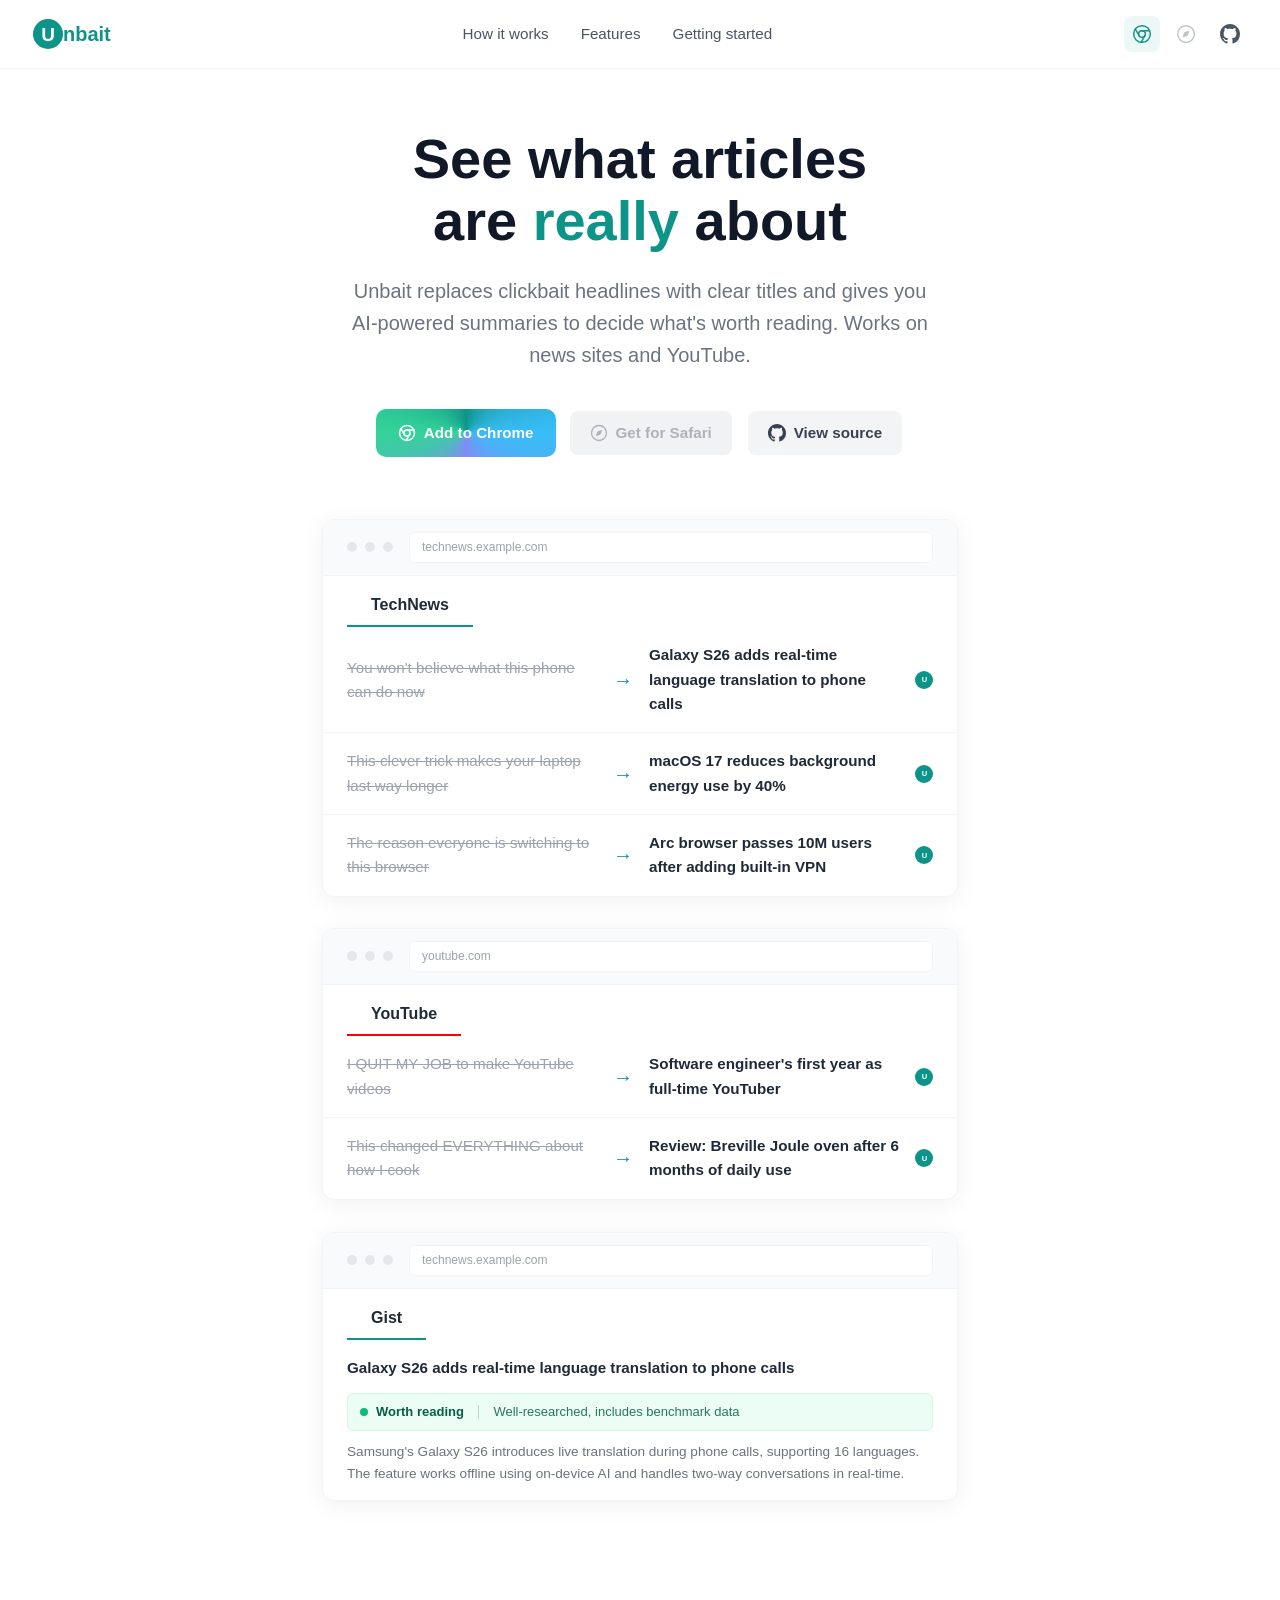
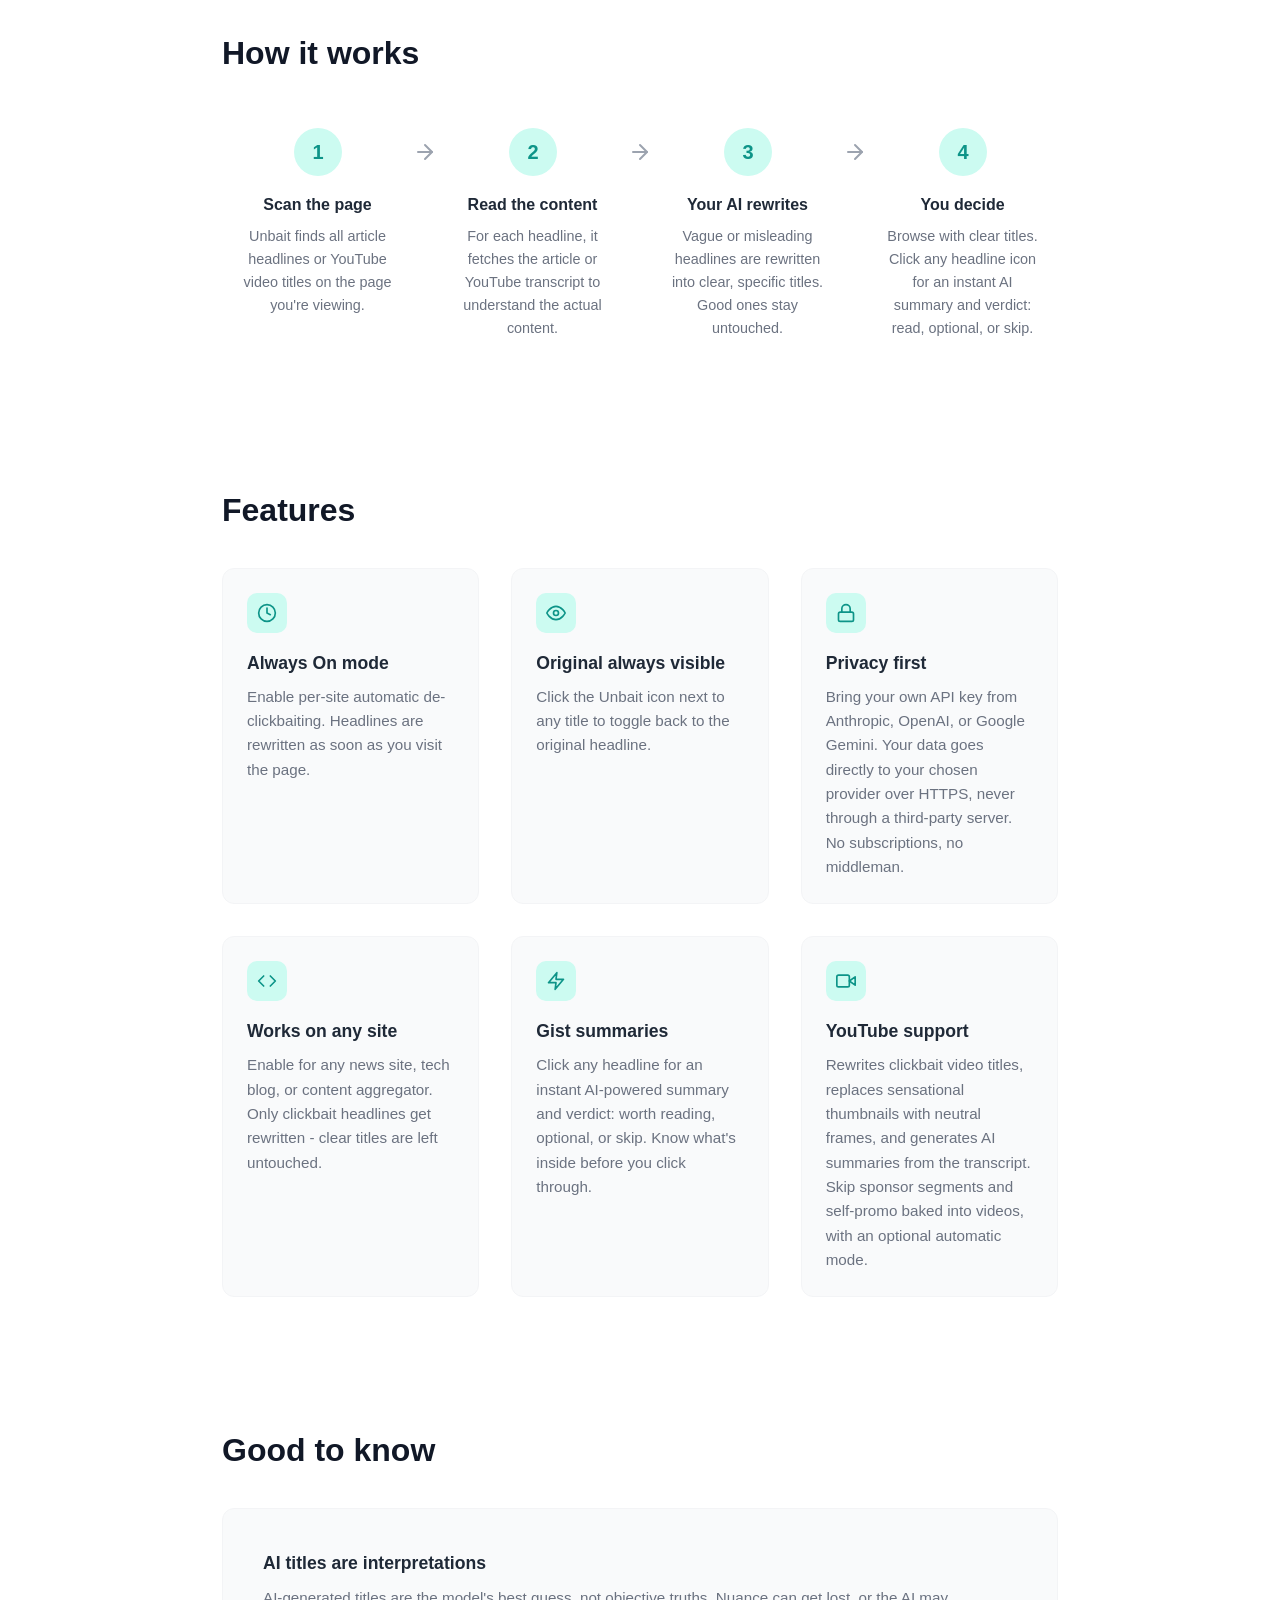
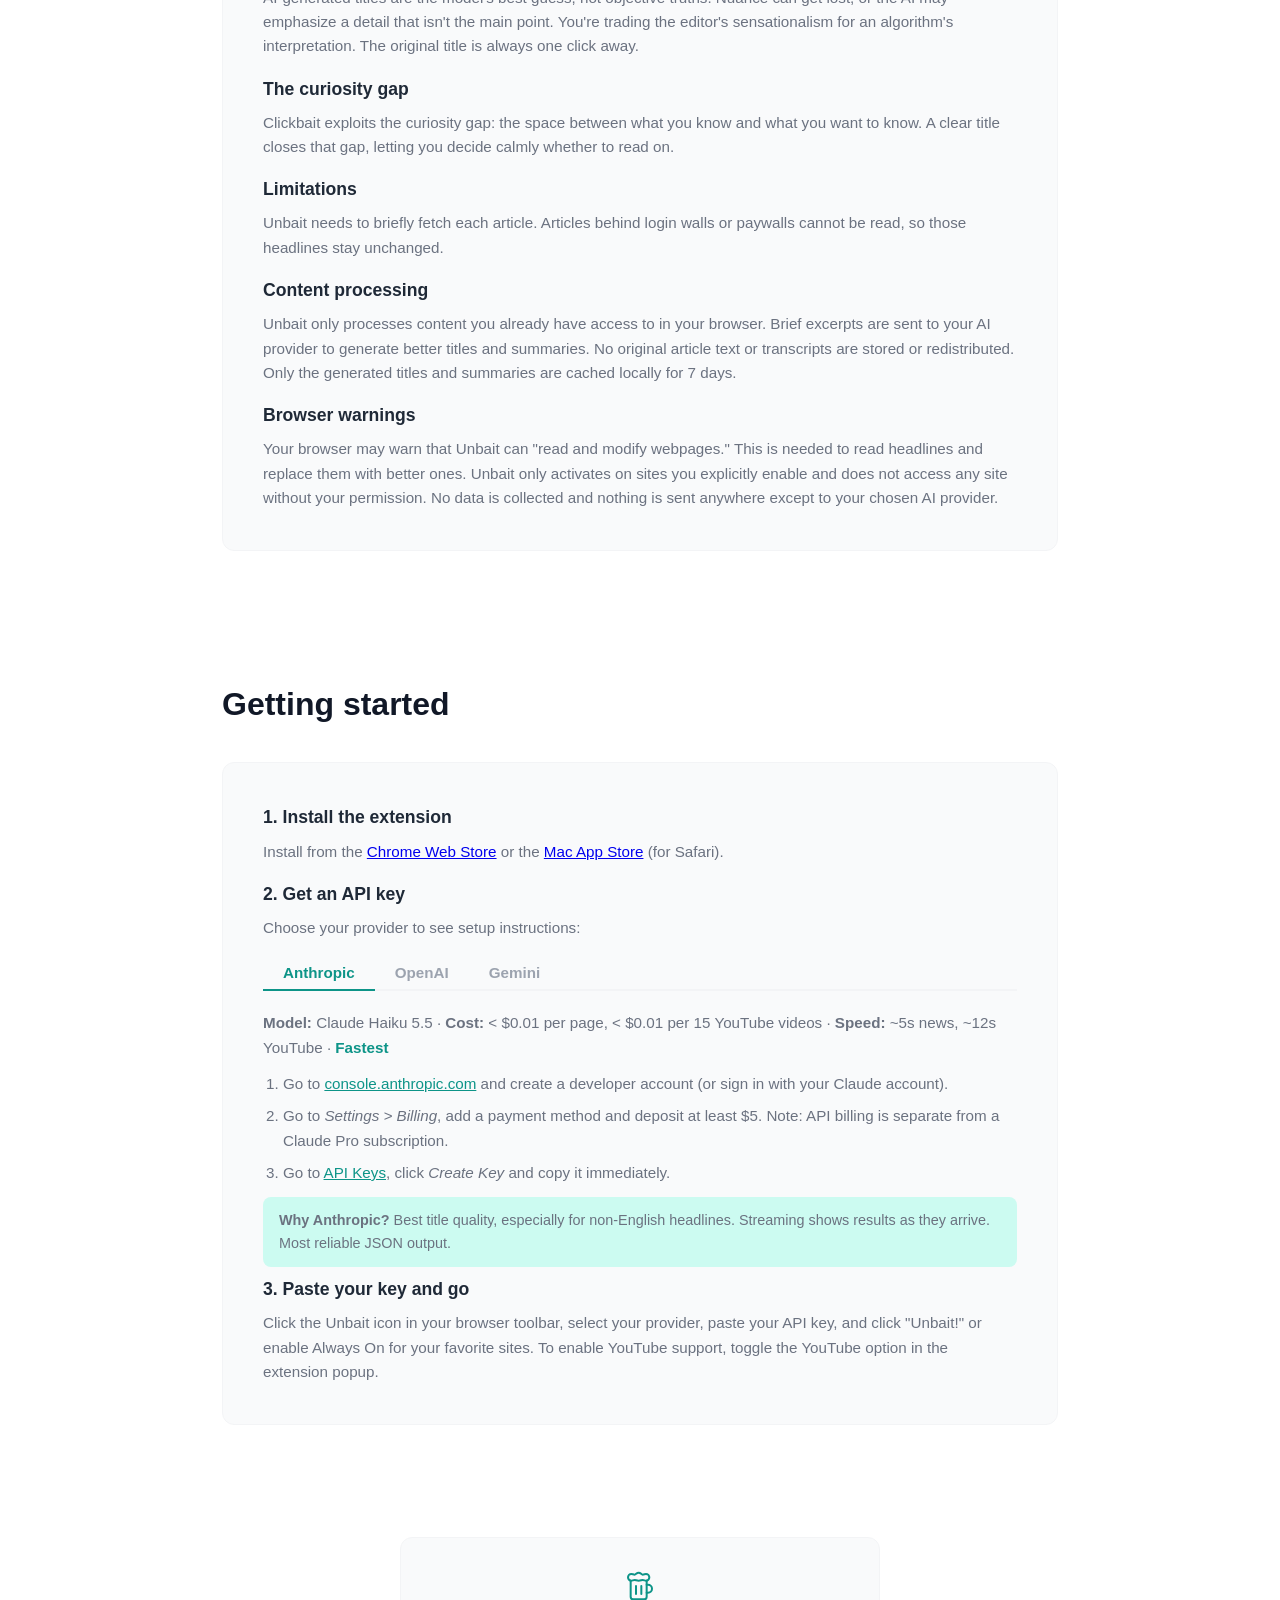
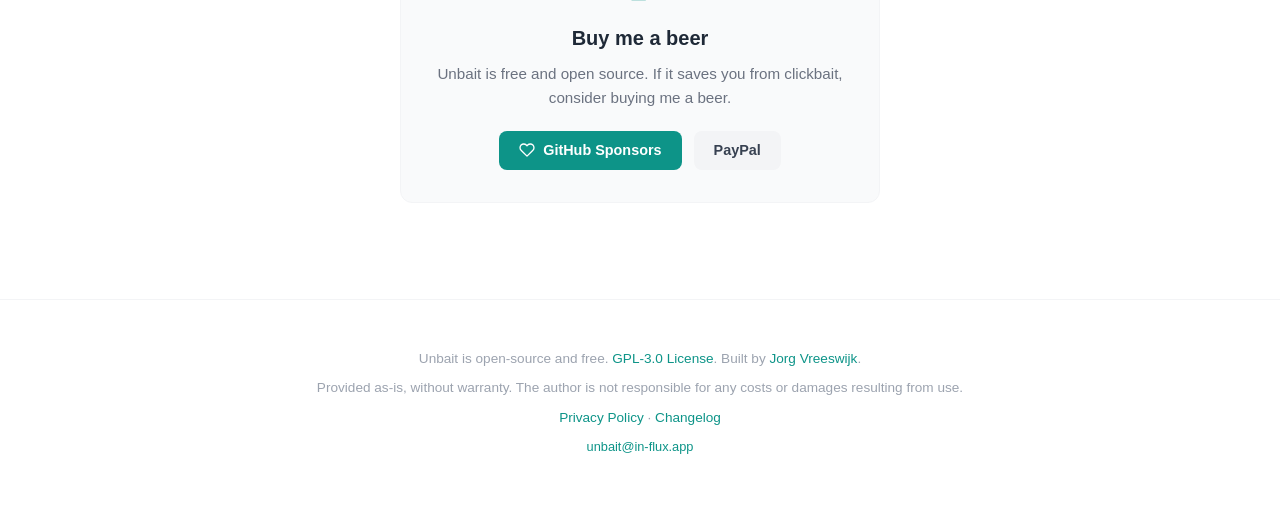
<file: docs/index.html>
<!DOCTYPE html>
<html lang="en">
<head>
  <meta charset="UTF-8">
  <meta name="viewport" content="width=device-width, initial-scale=1.0">
  <title>Unbait - See what articles are really about</title>
  <link rel="icon" type="image/png" href="favicon.png">
  <link rel="icon" type="image/x-icon" href="favicon.ico">
  <link rel="apple-touch-icon" href="apple-touch-icon.png">
  <style>
    :root {
      --teal: #0d9488;
      --teal-light: #ccfbf1;
      --teal-dark: #0f766e;
      --gray-50: #f9fafb;
      --gray-100: #f3f4f6;
      --gray-400: #9ca3af;
      --gray-500: #6b7280;
      --gray-600: #4b5563;
      --gray-700: #374151;
      --gray-800: #1f2937;
      --gray-900: #111827;
    }

    * { margin: 0; padding: 0; box-sizing: border-box; }

    body {
      font-family: -apple-system, BlinkMacSystemFont, "Segoe UI", Roboto, Helvetica, Arial, sans-serif;
      color: var(--gray-800);
      line-height: 1.6;
      background: white;
    }

    /* Nav */
    nav {
      position: fixed;
      top: 0;
      width: 100%;
      background: rgba(255, 255, 255, 0.95);
      backdrop-filter: blur(8px);
      border-bottom: 1px solid var(--gray-100);
      z-index: 100;
      padding: 1rem 2rem;
      display: flex;
      justify-content: space-between;
      align-items: center;
    }

    .nav-logo {
      display: flex;
      align-items: center;
      gap: 0;
      text-decoration: none;
      color: var(--gray-900);
    }

    .nav-logo svg {
      width: 32px;
      height: 32px;
    }

    .nav-logo span {
      font-size: 1.25rem;
      font-weight: 700;
      color: #0d9488;
      margin-left: -1px;
    }

    .nav-links {
      display: flex;
      gap: 2rem;
      align-items: center;
    }

    .nav-links a {
      text-decoration: none;
      color: var(--gray-600);
      font-size: 0.95rem;
      transition: color 0.2s;
    }

    .nav-links a:hover { color: var(--teal); }

    .nav-store-icons {
      display: flex;
      gap: 0.5rem;
      align-items: center;
    }

    .nav-icon-btn {
      display: inline-flex;
      align-items: center;
      justify-content: center;
      width: 36px;
      height: 36px;
      border-radius: 8px;
      color: var(--gray-600);
      text-decoration: none;
      transition: background 0.2s, color 0.2s;
    }

    .nav-icon-btn:hover {
      background: var(--gray-100);
      color: var(--gray-900);
    }

    .nav-icon-btn.disabled {
      opacity: 0.4;
      cursor: default;
      pointer-events: none;
    }

    .btn {
      display: inline-flex;
      align-items: center;
      gap: 0.5rem;
      padding: 0.6rem 1.25rem;
      border-radius: 8px;
      text-decoration: none;
      font-weight: 600;
      font-size: 0.95rem;
      transition: all 0.2s;
    }

    .btn-primary {
      background: var(--teal);
      color: white;
    }

    .btn-primary:hover {
      background: var(--teal-dark);
      transform: translateY(-1px);
    }

    .btn-secondary {
      background: var(--gray-100);
      color: var(--gray-700);
    }

    .btn-secondary:hover {
      background: var(--gray-200, #e5e7eb);
    }

    /* Hero */
    .hero {
      padding: 8rem 2rem 4rem;
      max-width: 900px;
      margin: 0 auto;
      text-align: center;
    }

    .hero h1 {
      font-size: 3.5rem;
      font-weight: 800;
      line-height: 1.1;
      color: var(--gray-900);
      margin-bottom: 1.5rem;
    }

    .hero h1 em {
      font-style: normal;
      color: var(--teal);
    }

    .hero p {
      font-size: 1.25rem;
      color: var(--gray-500);
      max-width: 600px;
      margin: 0 auto 2.5rem;
    }

    .hero-buttons {
      display: flex;
      gap: 1rem;
      justify-content: center;
      flex-wrap: wrap;
    }

    /* Demo */
    .demo {
      max-width: 700px;
      margin: 0 auto 4rem;
      padding: 0 2rem;
    }

    .demo-card {
      background: white;
      border: 1px solid var(--gray-100);
      border-radius: 12px;
      overflow: hidden;
      box-shadow: 0 4px 24px rgba(0,0,0,0.06);
    }

    .demo-site-bar {
      display: flex;
      align-items: center;
      gap: 0.5rem;
      padding: 0.75rem 1.5rem;
      background: var(--gray-50);
      border-bottom: 1px solid var(--gray-100);
    }

    .demo-dot {
      width: 10px;
      height: 10px;
      border-radius: 50%;
      background: var(--gray-200, #e5e7eb);
    }

    .demo-url {
      flex: 1;
      background: white;
      border: 1px solid var(--gray-100);
      border-radius: 6px;
      padding: 0.3rem 0.75rem;
      font-size: 0.75rem;
      color: var(--gray-400);
      margin-left: 0.5rem;
    }

    .demo-site-name {
      font-weight: 700;
      font-size: 1rem;
      color: var(--gray-800);
      padding: 1rem 1.5rem 0.5rem;
      border-bottom: 2px solid var(--teal);
      display: inline-block;
      margin-left: 1.5rem;
    }

    .demo-header {
      padding: 1rem 1.5rem;
      background: var(--gray-100);
      font-size: 0.8rem;
      color: var(--gray-400);
      text-transform: uppercase;
      letter-spacing: 0.05em;
      display: none;
    }

    .demo-row {
      display: flex;
      align-items: center;
      padding: 1rem 1.5rem;
      border-bottom: 1px solid var(--gray-100);
      gap: 1rem;
    }

    .demo-row:last-child { border-bottom: none; }

    .demo-arrow {
      color: var(--teal);
      font-size: 1.25rem;
      flex-shrink: 0;
    }

    .demo-before {
      color: var(--gray-400);
      text-decoration: line-through;
      flex: 1;
      font-size: 0.95rem;
    }

    .demo-after {
      color: var(--gray-800);
      font-weight: 600;
      flex: 1;
      font-size: 0.95rem;
    }

    .demo-badge {
      display: inline-flex;
      align-items: center;
      justify-content: center;
      width: 18px;
      height: 18px;
      background: var(--teal);
      border-radius: 50%;
      flex-shrink: 0;
    }

    .demo-badge svg {
      width: 11px;
      height: 11px;
    }

    /* Sections */
    section {
      padding: 4rem 2rem;
      max-width: 900px;
      margin: 0 auto;
    }

    section h2 {
      font-size: 2rem;
      font-weight: 700;
      margin-bottom: 1rem;
      color: var(--gray-900);
    }

    /* Features */
    .features {
      display: grid;
      grid-template-columns: repeat(auto-fit, minmax(250px, 1fr));
      gap: 2rem;
      margin-top: 2rem;
    }

    .feature {
      padding: 1.5rem;
      background: var(--gray-50);
      border-radius: 12px;
      border: 1px solid var(--gray-100);
    }

    .feature-icon {
      width: 40px;
      height: 40px;
      background: var(--teal-light);
      border-radius: 10px;
      display: flex;
      align-items: center;
      justify-content: center;
      margin-bottom: 1rem;
      color: var(--teal);
    }

    .feature h3 {
      font-size: 1.1rem;
      margin-bottom: 0.5rem;
      color: var(--gray-800);
    }

    .feature p {
      font-size: 0.95rem;
      color: var(--gray-500);
    }

    /* How it works */
    .steps {
      display: flex;
      align-items: flex-start;
      justify-content: center;
      gap: 0;
      margin-top: 2rem;
    }

    .step {
      text-align: center;
      padding: 1rem;
      flex: 1;
      max-width: 220px;
    }

    .step-arrow {
      display: flex;
      align-items: center;
      padding-top: 1.75rem;
      color: var(--gray-400);
      flex-shrink: 0;
    }

    .step-number {
      width: 48px;
      height: 48px;
      border-radius: 50%;
      background: var(--teal-light);
      color: var(--teal);
      font-weight: 700;
      font-size: 1.25rem;
      display: inline-flex;
      align-items: center;
      justify-content: center;
      margin-bottom: 1rem;
    }

    .step h3 {
      font-size: 1rem;
      margin-bottom: 0.5rem;
    }

    .step p {
      font-size: 0.9rem;
      color: var(--gray-500);
    }

    /* Honest section */
    .honest {
      background: var(--gray-50);
      border-radius: 12px;
      padding: 2.5rem;
      margin-top: 2rem;
      border: 1px solid var(--gray-100);
    }

    .honest h3 {
      font-size: 1.1rem;
      margin-bottom: 0.5rem;
      color: var(--gray-800);
    }

    .honest p {
      font-size: 0.95rem;
      color: var(--gray-500);
      margin-bottom: 1rem;
    }

    .honest p:last-child { margin-bottom: 0; }

    /* Footer */
    footer {
      text-align: center;
      padding: 3rem 2rem;
      color: var(--gray-400);
      font-size: 0.85rem;
      border-top: 1px solid var(--gray-100);
      margin-top: 4rem;
    }

    footer a {
      color: var(--teal);
      text-decoration: none;
    }

    /* Provider tabs */
    .provider-tabs {
      display: flex;
      gap: 0;
      margin: 1rem 0 0;
      border-bottom: 2px solid var(--gray-100);
    }

    .provider-tab {
      padding: 0.5rem 1.25rem;
      border: none;
      background: none;
      color: var(--gray-400);
      font-size: 0.95rem;
      font-weight: 600;
      cursor: pointer;
      border-bottom: 2px solid transparent;
      margin-bottom: -2px;
      transition: color 0.2s, border-color 0.2s;
    }

    .provider-tab:hover {
      color: var(--gray-600);
    }

    .provider-tab.active {
      color: var(--teal);
      border-bottom-color: var(--teal);
    }

    .provider-instructions {
      padding: 1.25rem 0 0.5rem;
    }

    .provider-instructions p {
      font-size: 0.95rem;
      color: var(--gray-500);
      margin-bottom: 0.75rem;
    }

    .provider-instructions ol {
      padding-left: 1.25rem;
      margin-bottom: 0.75rem;
    }

    .provider-instructions li {
      font-size: 0.95rem;
      color: var(--gray-500);
      margin-bottom: 0.5rem;
    }

    .provider-instructions a {
      color: var(--teal);
    }

    .provider-tip {
      background: var(--teal-light);
      padding: 0.75rem 1rem;
      border-radius: 8px;
      font-size: 0.9rem !important;
    }

    /* Animations */
    @keyframes fadeUp {
      from { opacity: 0; transform: translateY(24px); }
      to { opacity: 1; transform: translateY(0); }
    }

    @keyframes fadeIn {
      from { opacity: 0; }
      to { opacity: 1; }
    }

    @keyframes scaleIn {
      from { opacity: 0; transform: scale(0.92); }
      to { opacity: 1; transform: scale(1); }
    }

    @keyframes slideRight {
      from { opacity: 0; transform: translateX(-16px); }
      to { opacity: 1; transform: translateX(0); }
    }

    .hero h1 {
      animation: fadeUp 0.8s ease-out;
    }

    .hero p {
      animation: fadeUp 0.8s ease-out 0.15s both;
    }

    .hero-buttons {
      animation: fadeUp 0.8s ease-out 0.3s both;
    }

    .demo-card {
      animation: scaleIn 0.7s ease-out 0.5s both;
    }

    /* Scroll reveal */
    .reveal {
      opacity: 0;
      transform: translateY(24px);
      transition: opacity 0.6s ease-out, transform 0.6s ease-out;
    }

    .reveal.visible {
      opacity: 1;
      transform: translateY(0);
    }

    .reveal-scale {
      opacity: 0;
      transform: scale(0.95);
      transition: opacity 0.6s ease-out, transform 0.6s ease-out;
    }

    .reveal-scale.visible {
      opacity: 1;
      transform: scale(1);
    }

    /* Staggered children */
    .stagger-children > * {
      opacity: 0;
      transform: translateY(16px);
      transition: opacity 0.5s ease-out, transform 0.5s ease-out;
    }

    .stagger-children.visible > *:nth-child(1) { transition-delay: 0s; }
    .stagger-children.visible > *:nth-child(2) { transition-delay: 0.08s; }
    .stagger-children.visible > *:nth-child(3) { transition-delay: 0.16s; }
    .stagger-children.visible > *:nth-child(4) { transition-delay: 0.24s; }
    .stagger-children.visible > *:nth-child(5) { transition-delay: 0.32s; }
    .stagger-children.visible > *:nth-child(6) { transition-delay: 0.40s; }
    .stagger-children.visible > *:nth-child(7) { transition-delay: 0.48s; }

    .stagger-children.visible > * {
      opacity: 1;
      transform: translateY(0);
    }

    /* Demo row animation */
    .demo-row {
      transition: opacity 0.5s ease-out, transform 0.5s ease-out;
    }

    .demo-card.visible .demo-row:nth-child(2) { transition-delay: 0.1s; }
    .demo-card.visible .demo-row:nth-child(3) { transition-delay: 0.2s; }
    .demo-card.visible .demo-row:nth-child(4) { transition-delay: 0.3s; }

    /* Feature card hover */
    .feature {
      transition: transform 0.25s ease-out, box-shadow 0.25s ease-out;
    }

    .feature:hover {
      transform: translateY(-4px);
      box-shadow: 0 8px 24px rgba(0,0,0,0.08);
    }

    /* Step number pulse on reveal */
    .step-number {
      transition: transform 0.4s ease-out;
    }

    .stagger-children.visible .step-number {
      animation: scaleIn 0.4s ease-out both;
    }

    /* Prefers reduced motion */
    @media (prefers-reduced-motion: reduce) {
      *, *::before, *::after {
        animation-duration: 0.01ms !important;
        transition-duration: 0.01ms !important;
      }
      .reveal, .reveal-scale, .stagger-children > * {
        opacity: 1 !important;
        transform: none !important;
      }
    }

    /* Responsive */
    @media (max-width: 720px) {
      .nav-links { display: none; }
    }
    @media (max-width: 640px) {
      .hero h1 { font-size: 2.25rem; }
      .hero p { font-size: 1.1rem; }
      nav { padding: 0.75rem 1rem; }
      .nav-store-icons { gap: 0.25rem; }
      .nav-icon-btn { width: 34px; height: 34px; }
      .demo-row { flex-direction: column; gap: 0.5rem; }
      .demo-before, .demo-after { flex: none; }
      .steps { flex-direction: column; align-items: center; }
      .step { max-width: 100%; }
      .step-arrow { transform: rotate(90deg); padding: 0; }
    }

    /* ── Browser-detected sparkle highlight ───────────────────────────── */
    @property --sparkle-angle {
      syntax: '<angle>';
      initial-value: 0deg;
      inherits: false;
    }
    @keyframes sparkle-spin {
      to { --sparkle-angle: 360deg; }
    }
    /* Hero button: spinning gradient border behind the button */
    .store-highlight.btn {
      position: relative;
      isolation: isolate;
    }
    .store-highlight.btn::before {
      content: '';
      position: absolute;
      inset: -2px;
      border-radius: 10px;
      background: conic-gradient(from var(--sparkle-angle), #0d9488, #38bdf8, #818cf8, #34d399, #0d9488);
      animation: sparkle-spin 3s linear infinite;
      z-index: -1;
    }
    /* Nav icon: teal fill + pulsing ring */
    @keyframes nav-pulse {
      0%, 100% { box-shadow: 0 0 0 0 rgba(13, 148, 136, 0.3); }
      60%       { box-shadow: 0 0 0 3px rgba(13, 148, 136, 0); }
    }
    .store-highlight.nav-icon-btn {
      background: rgba(13, 148, 136, 0.08);
      color: var(--teal);
      animation: nav-pulse 3s ease-out infinite;
    }
    /* Dimmed: other-browser store buttons stay visible but step back */
    .store-dimmed.btn {
      opacity: 0.55 !important;
      background: var(--gray-200, #e5e7eb) !important;
      color: var(--gray-500) !important;
    }
    .store-dimmed.btn:hover {
      opacity: 0.8 !important;
      background: var(--gray-200, #e5e7eb) !important;
    }
    .store-dimmed.nav-icon-btn {
      opacity: 0.35;
    }
    .store-dimmed.nav-icon-btn:hover {
      opacity: 0.65;
    }
  </style>
</head>
<body>

  <nav>
    <a href="#" class="nav-logo">
      <svg viewBox="0 0 32 32" xmlns="http://www.w3.org/2000/svg">
        <circle cx="16" cy="16" r="15" fill="#0d9488"/>
        <text x="16" y="16" text-anchor="middle" dominant-baseline="central" font-family="-apple-system,BlinkMacSystemFont,Helvetica,Arial,sans-serif" font-size="19" font-weight="800" fill="white">U</text>
      </svg>
      <span>nbait</span>
    </a>
    <div class="nav-links">
      <a href="#how-it-works">How it works</a>
      <a href="#features">Features</a>
      <a href="#getting-started">Getting started</a>
    </div>
    <div class="nav-store-icons">
      <!-- Chrome Web Store -->
      <a href="https://chromewebstore.google.com/detail/unbait/aalfifejmilfomffjgkaflbfkllgpbfa" class="nav-icon-btn store-chrome" title="Add to Chrome" target="_blank" rel="noopener" aria-label="Add to Chrome">
        <svg width="20" height="20" viewBox="0 0 24 24" fill="none" stroke="currentColor" stroke-width="1.75" stroke-linecap="round" stroke-linejoin="round"><circle cx="12" cy="12" r="10"/><circle cx="12" cy="12" r="4"/><line x1="21.17" y1="8" x2="12" y2="8"/><line x1="3.95" y1="6.06" x2="8.54" y2="14"/><line x1="10.88" y1="21.94" x2="15.46" y2="14"/></svg>
      </a>
      <!-- Mac/iOS App Store (Safari) -->
      <a href="https://apps.apple.com/us/app/unbait/id6761493959" class="nav-icon-btn store-safari" title="Get Unbait for Safari" target="_blank" rel="noopener" aria-label="Get Unbait for Safari">
        <svg width="20" height="20" viewBox="0 0 24 24" fill="none" stroke="currentColor" stroke-width="1.75" stroke-linecap="round" stroke-linejoin="round"><circle cx="12" cy="12" r="10"/><polygon points="16.24 7.76 14.12 14.12 7.76 16.24 9.88 9.88 16.24 7.76" fill="currentColor" stroke="none"/></svg>
      </a>
      <!-- GitHub -->
      <a href="https://github.com/jorgvreeswijk/unbait" class="nav-icon-btn" title="View source on GitHub" target="_blank" rel="noopener" aria-label="View source on GitHub">
        <svg width="20" height="20" viewBox="0 0 16 16" fill="currentColor"><path d="M8 0C3.58 0 0 3.58 0 8c0 3.54 2.29 6.53 5.47 7.59.4.07.55-.17.55-.38 0-.19-.01-.82-.01-1.49-2.01.37-2.53-.49-2.69-.94-.09-.23-.48-.94-.82-1.13-.28-.15-.68-.52-.01-.53.63-.01 1.08.58 1.23.82.72 1.21 1.87.87 2.33.66.07-.52.28-.87.51-1.07-1.78-.2-3.64-.89-3.64-3.95 0-.87.31-1.59.82-2.15-.08-.2-.36-1.02.08-2.12 0 0 .67-.21 2.2.82.64-.18 1.32-.27 2-.27.68 0 1.36.09 2 .27 1.53-1.04 2.2-.82 2.2-.82.44 1.1.16 1.92.08 2.12.51.56.82 1.27.82 2.15 0 3.07-1.87 3.75-3.65 3.95.29.25.54.73.54 1.48 0 1.07-.01 1.93-.01 2.2 0 .21.15.46.55.38A8.01 8.01 0 0016 8c0-4.42-3.58-8-8-8z"/></svg>
      </a>
    </div>
  </nav>

  <section class="hero">
    <h1>See what articles<br>are <em>really</em> about</h1>
    <p>Unbait replaces clickbait headlines with clear titles and gives you AI-powered summaries to decide what's worth reading. Works on news sites and YouTube.</p>
    <div class="hero-buttons">
      <a href="https://chromewebstore.google.com/detail/unbait/aalfifejmilfomffjgkaflbfkllgpbfa" class="btn btn-primary store-chrome" target="_blank" rel="noopener">
        <svg width="18" height="18" viewBox="0 0 24 24" fill="none" stroke="currentColor" stroke-width="2" stroke-linecap="round" stroke-linejoin="round"><circle cx="12" cy="12" r="10"/><circle cx="12" cy="12" r="4"/><line x1="21.17" y1="8" x2="12" y2="8"/><line x1="3.95" y1="6.06" x2="8.54" y2="14"/><line x1="10.88" y1="21.94" x2="15.46" y2="14"/></svg>
        Add to Chrome
      </a>
      <a href="https://apps.apple.com/us/app/unbait/id6761493959" class="btn btn-secondary store-safari" target="_blank" rel="noopener">
        <svg width="18" height="18" viewBox="0 0 24 24" fill="none" stroke="currentColor" stroke-width="1.75" stroke-linecap="round" stroke-linejoin="round"><circle cx="12" cy="12" r="10"/><polygon points="16.24 7.76 14.12 14.12 7.76 16.24 9.88 9.88 16.24 7.76" fill="currentColor" stroke="none"/></svg>
        <span>Get for Safari</span>
      </a>
      <a href="https://github.com/jorgvreeswijk/unbait" class="btn btn-secondary" target="_blank" rel="noopener">
        <svg width="18" height="18" viewBox="0 0 16 16" fill="currentColor"><path d="M8 0C3.58 0 0 3.58 0 8c0 3.54 2.29 6.53 5.47 7.59.4.07.55-.17.55-.38 0-.19-.01-.82-.01-1.49-2.01.37-2.53-.49-2.69-.94-.09-.23-.48-.94-.82-1.13-.28-.15-.68-.52-.01-.53.63-.01 1.08.58 1.23.82.72 1.21 1.87.87 2.33.66.07-.52.28-.87.51-1.07-1.78-.2-3.64-.89-3.64-3.95 0-.87.31-1.59.82-2.15-.08-.2-.36-1.02.08-2.12 0 0 .67-.21 2.2.82.64-.18 1.32-.27 2-.27.68 0 1.36.09 2 .27 1.53-1.04 2.2-.82 2.2-.82.44 1.1.16 1.92.08 2.12.51.56.82 1.27.82 2.15 0 3.07-1.87 3.75-3.65 3.95.29.25.54.73.54 1.48 0 1.07-.01 1.93-.01 2.2 0 .21.15.46.55.38A8.01 8.01 0 0016 8c0-4.42-3.58-8-8-8z"/></svg>
        View source
      </a>
    </div>
  </section>

  <div class="demo">
    <div class="demo-card">
      <div class="demo-site-bar">
        <span class="demo-dot"></span>
        <span class="demo-dot"></span>
        <span class="demo-dot"></span>
        <span class="demo-url">technews.example.com</span>
      </div>
      <div class="demo-site-name">TechNews</div>
      <div class="demo-row">
        <span class="demo-before">You won't believe what this phone can do now</span>
        <span class="demo-arrow">&rarr;</span>
        <span class="demo-after">Galaxy S26 adds real-time language translation to phone calls</span>
        <span class="demo-badge"><svg viewBox="0 0 32 32" xmlns="http://www.w3.org/2000/svg"><text x="16" y="16" text-anchor="middle" dominant-baseline="central" font-family="Arial" font-size="22" font-weight="800" fill="white">U</text></svg></span>
      </div>
      <div class="demo-row">
        <span class="demo-before">This clever trick makes your laptop last way longer</span>
        <span class="demo-arrow">&rarr;</span>
        <span class="demo-after">macOS 17 reduces background energy use by 40%</span>
        <span class="demo-badge"><svg viewBox="0 0 32 32" xmlns="http://www.w3.org/2000/svg"><text x="16" y="16" text-anchor="middle" dominant-baseline="central" font-family="Arial" font-size="22" font-weight="800" fill="white">U</text></svg></span>
      </div>
      <div class="demo-row">
        <span class="demo-before">The reason everyone is switching to this browser</span>
        <span class="demo-arrow">&rarr;</span>
        <span class="demo-after">Arc browser passes 10M users after adding built-in VPN</span>
        <span class="demo-badge"><svg viewBox="0 0 32 32" xmlns="http://www.w3.org/2000/svg"><text x="16" y="16" text-anchor="middle" dominant-baseline="central" font-family="Arial" font-size="22" font-weight="800" fill="white">U</text></svg></span>
      </div>
    </div>
  </div>

  <div class="demo" style="margin-top: -2rem;">
    <div class="demo-card">
      <div class="demo-site-bar">
        <span class="demo-dot"></span>
        <span class="demo-dot"></span>
        <span class="demo-dot"></span>
        <span class="demo-url">youtube.com</span>
      </div>
      <div class="demo-site-name" style="border-bottom-color: #ff0000;">YouTube</div>
      <div class="demo-row">
        <span class="demo-before">I QUIT MY JOB to make YouTube videos</span>
        <span class="demo-arrow">&rarr;</span>
        <span class="demo-after">Software engineer's first year as full-time YouTuber</span>
        <span class="demo-badge"><svg viewBox="0 0 32 32" xmlns="http://www.w3.org/2000/svg"><text x="16" y="16" text-anchor="middle" dominant-baseline="central" font-family="Arial" font-size="22" font-weight="800" fill="white">U</text></svg></span>
      </div>
      <div class="demo-row">
        <span class="demo-before">This changed EVERYTHING about how I cook</span>
        <span class="demo-arrow">&rarr;</span>
        <span class="demo-after">Review: Breville Joule oven after 6 months of daily use</span>
        <span class="demo-badge"><svg viewBox="0 0 32 32" xmlns="http://www.w3.org/2000/svg"><text x="16" y="16" text-anchor="middle" dominant-baseline="central" font-family="Arial" font-size="22" font-weight="800" fill="white">U</text></svg></span>
      </div>
    </div>
  </div>

  <div class="demo" style="margin-top: -2rem;">
    <div class="demo-card">
      <div class="demo-site-bar">
        <span class="demo-dot"></span>
        <span class="demo-dot"></span>
        <span class="demo-dot"></span>
        <span class="demo-url">technews.example.com</span>
      </div>
      <div class="demo-site-name">Gist</div>
      <div style="padding: 1rem 1.5rem;">
        <div style="font-weight: 600; color: var(--gray-800); font-size: 0.95rem; margin-bottom: 0.75rem;">Galaxy S26 adds real-time language translation to phone calls</div>
        <div style="display: flex; align-items: center; gap: 8px; padding: 8px 12px; border-radius: 6px; background: #ecfdf5; border: 1px solid #d1fae5; color: #065f46; font-size: 13px; margin-bottom: 10px;">
          <span style="display: inline-block; width: 8px; height: 8px; min-width: 8px; border-radius: 50%; background: #10b981; flex-shrink: 0;"></span>
          <span style="font-weight: 700;">Worth reading</span>
          <span style="width: 1.5px; align-self: stretch; background: currentColor; opacity: 0.25; border-radius: 1px; margin: 3px 6px; flex-shrink: 0;"></span>
          <span style="font-weight: 400; opacity: 0.85;">Well-researched, includes benchmark data</span>
        </div>
        <p style="font-size: 0.85rem; color: var(--gray-500); line-height: 1.55; margin: 0;">Samsung's Galaxy S26 introduces live translation during phone calls, supporting 16 languages. The feature works offline using on-device AI and handles two-way conversations in real-time.</p>
      </div>
    </div>
  </div>

  <section id="how-it-works" class="reveal">
    <h2>How it works</h2>
    <div class="steps stagger-children">
      <div class="step">
        <div class="step-number">1</div>
        <h3>Scan the page</h3>
        <p>Unbait finds all article headlines or YouTube video titles on the page you're viewing.</p>
      </div>
      <div class="step-arrow">
        <svg width="24" height="24" viewBox="0 0 24 24" fill="none" stroke="currentColor" stroke-width="2" stroke-linecap="round" stroke-linejoin="round"><path d="M5 12h14"/><path d="m12 5 7 7-7 7"/></svg>
      </div>
      <div class="step">
        <div class="step-number">2</div>
        <h3>Read the content</h3>
        <p>For each headline, it fetches the article or YouTube transcript to understand the actual content.</p>
      </div>
      <div class="step-arrow">
        <svg width="24" height="24" viewBox="0 0 24 24" fill="none" stroke="currentColor" stroke-width="2" stroke-linecap="round" stroke-linejoin="round"><path d="M5 12h14"/><path d="m12 5 7 7-7 7"/></svg>
      </div>
      <div class="step">
        <div class="step-number">3</div>
        <h3>Your AI rewrites</h3>
        <p>Vague or misleading headlines are rewritten into clear, specific titles. Good ones stay untouched.</p>
      </div>
      <div class="step-arrow">
        <svg width="24" height="24" viewBox="0 0 24 24" fill="none" stroke="currentColor" stroke-width="2" stroke-linecap="round" stroke-linejoin="round"><path d="M5 12h14"/><path d="m12 5 7 7-7 7"/></svg>
      </div>
      <div class="step">
        <div class="step-number">4</div>
        <h3>You decide</h3>
        <p>Browse with clear titles. Click any headline icon for an instant AI summary and verdict: read, optional, or skip.</p>
      </div>
    </div>
  </section>

  <section id="features" class="reveal">
    <h2>Features</h2>
    <div class="features stagger-children">
      <div class="feature">
        <div class="feature-icon">
          <svg width="20" height="20" viewBox="0 0 24 24" fill="none" stroke="currentColor" stroke-width="2" stroke-linecap="round" stroke-linejoin="round"><circle cx="12" cy="12" r="10"/><polyline points="12 6 12 12 16 14"/></svg>
        </div>
        <h3>Always On mode</h3>
        <p>Enable per-site automatic de-clickbaiting. Headlines are rewritten as soon as you visit the page.</p>
      </div>
      <div class="feature">
        <div class="feature-icon">
          <svg width="20" height="20" viewBox="0 0 24 24" fill="none" stroke="currentColor" stroke-width="2" stroke-linecap="round" stroke-linejoin="round"><path d="M1 12s4-8 11-8 11 8 11 8-4 8-11 8-11-8-11-8z"/><circle cx="12" cy="12" r="3"/></svg>
        </div>
        <h3>Original always visible</h3>
        <p>Click the Unbait icon next to any title to toggle back to the original headline.</p>
      </div>
      <div class="feature">
        <div class="feature-icon">
          <svg width="20" height="20" viewBox="0 0 24 24" fill="none" stroke="currentColor" stroke-width="2" stroke-linecap="round" stroke-linejoin="round"><rect x="3" y="11" width="18" height="11" rx="2" ry="2"/><path d="M7 11V7a5 5 0 0 1 10 0v4"/></svg>
        </div>
        <h3>Privacy first</h3>
        <p>Bring your own API key from Anthropic, OpenAI, or Google Gemini. Your data goes directly to your chosen provider over HTTPS, never through a third-party server. No subscriptions, no middleman.</p>
      </div>
      <div class="feature">
        <div class="feature-icon">
          <svg width="20" height="20" viewBox="0 0 24 24" fill="none" stroke="currentColor" stroke-width="2" stroke-linecap="round" stroke-linejoin="round"><polyline points="16 18 22 12 16 6"/><polyline points="8 6 2 12 8 18"/></svg>
        </div>
        <h3>Works on any site</h3>
        <p>Enable for any news site, tech blog, or content aggregator. Only clickbait headlines get rewritten - clear titles are left untouched.</p>
      </div>
      <div class="feature">
        <div class="feature-icon">
          <svg width="20" height="20" viewBox="0 0 24 24" fill="none" stroke="currentColor" stroke-width="2" stroke-linecap="round" stroke-linejoin="round"><polygon points="13 2 3 14 12 14 11 22 21 10 12 10 13 2"/></svg>
        </div>
        <h3>Gist summaries</h3>
        <p>Click any headline for an instant AI-powered summary and verdict: worth reading, optional, or skip. Know what's inside before you click through.</p>
      </div>
      <div class="feature">
        <div class="feature-icon">
          <svg width="20" height="20" viewBox="0 0 24 24" fill="none" stroke="currentColor" stroke-width="2" stroke-linecap="round" stroke-linejoin="round"><polygon points="23 7 16 12 23 17 23 7"/><rect x="1" y="5" width="15" height="14" rx="2" ry="2"/></svg>
        </div>
        <h3>YouTube support</h3>
        <p>Rewrites clickbait video titles, replaces sensational thumbnails with neutral frames, and generates AI summaries from the transcript. Skip sponsor segments and self-promo baked into videos, with an optional automatic mode.</p>
      </div>
    </div>
  </section>

  <section class="reveal">
    <h2>Good to know</h2>
    <div class="honest">
      <h3>AI titles are interpretations</h3>
      <p>AI-generated titles are the model's best guess, not objective truths. Nuance can get lost, or the AI may emphasize a detail that isn't the main point. You're trading the editor's sensationalism for an algorithm's interpretation. The original title is always one click away.</p>

      <h3>The curiosity gap</h3>
      <p>Clickbait exploits the curiosity gap: the space between what you know and what you want to know. A clear title closes that gap, letting you decide calmly whether to read on.</p>

      <h3>Limitations</h3>
      <p>Unbait needs to briefly fetch each article. Articles behind login walls or paywalls cannot be read, so those headlines stay unchanged.</p>

      <h3>Content processing</h3>
      <p>Unbait only processes content you already have access to in your browser. Brief excerpts are sent to your AI provider to generate better titles and summaries. No original article text or transcripts are stored or redistributed. Only the generated titles and summaries are cached locally for 7 days.</p>

      <h3>Browser warnings</h3>
      <p>Your browser may warn that Unbait can "read and modify webpages." This is needed to read headlines and replace them with better ones. Unbait only activates on sites you explicitly enable and does not access any site without your permission. No data is collected and nothing is sent anywhere except to your chosen AI provider.</p>
    </div>
  </section>

  <section id="getting-started" class="reveal">
    <h2>Getting started</h2>
    <div class="honest">
      <h3>1. Install the extension</h3>
      <p>Install from the <a href="https://chromewebstore.google.com/detail/unbait/aalfifejmilfomffjgkaflbfkllgpbfa">Chrome Web Store</a> or the <a href="https://apps.apple.com/us/app/unbait/id6761493959">Mac App Store</a> (for Safari).</p>

      <h3>2. Get an API key</h3>
      <p>Choose your provider to see setup instructions:</p>

      <div class="provider-tabs">
        <button class="provider-tab active" data-provider="anthropic">Anthropic</button>
        <button class="provider-tab" data-provider="openai">OpenAI</button>
        <button class="provider-tab" data-provider="gemini">Gemini</button>
      </div>

      <div class="provider-instructions" id="instructions-anthropic">
        <p><strong>Model:</strong> Claude Haiku 5.5 &middot; <strong>Cost:</strong> &lt; $0.01 per page, &lt; $0.01 per 15 YouTube videos &middot; <strong>Speed:</strong> ~5s news, ~12s YouTube &middot; <strong style="color: var(--teal);">Fastest</strong></p>
        <ol>
          <li>Go to <a href="https://console.anthropic.com">console.anthropic.com</a> and create a developer account (or sign in with your Claude account).</li>
          <li>Go to <em>Settings &gt; Billing</em>, add a payment method and deposit at least $5. Note: API billing is separate from a Claude Pro subscription.</li>
          <li>Go to <a href="https://console.anthropic.com/settings/keys">API Keys</a>, click <em>Create Key</em> and copy it immediately.</li>
        </ol>
        <p class="provider-tip"><strong>Why Anthropic?</strong> Best title quality, especially for non-English headlines. Streaming shows results as they arrive. Most reliable JSON output.</p>
      </div>

      <div class="provider-instructions" id="instructions-openai" style="display:none">
        <p><strong>Model:</strong> GPT-6 Luna &middot; <strong>Cost:</strong> &lt; $0.01 per page, &lt; $0.01 per 15 YouTube videos &middot; <strong>Speed:</strong> ~7s news, ~15s YouTube</p>
        <ol>
          <li>Go to <a href="https://platform.openai.com">platform.openai.com</a> and sign up or log in.</li>
          <li>Go to <em>Settings &gt; Billing</em>, add a payment method and deposit at least $5.</li>
          <li>Go to <a href="https://platform.openai.com/api-keys">API Keys</a>, click <em>Create new secret key</em> and copy it immediately.</li>
        </ol>
        <p class="provider-tip"><strong>Tip:</strong> Good alternative with streaming support and reliable results. Set a monthly budget under <em>Settings &gt; Limits</em>.</p>
      </div>

      <div class="provider-instructions" id="instructions-gemini" style="display:none">
        <p><strong>Model:</strong> Gemini 3.8 Flash &middot; <strong>Cost:</strong> Free but limited (20 pages/day, 5/min) &middot; <strong>Speed:</strong> ~10s news, ~22s YouTube</p>
        <ol>
          <li>Go to <a href="https://aistudio.google.com/apikey">aistudio.google.com/apikey</a> and create a new API key.</li>
          <li>No billing required. The free tier allows ~20 pages per day.</li>
        </ol>
        <p class="provider-tip"><strong>Good for trying Unbait for free.</strong> May replace fewer titles than Anthropic or OpenAI due to stricter clickbait detection. For daily use, consider switching to a paid provider (&lt; $0.01/page).</p>
      </div>

      <h3>3. Paste your key and go</h3>
      <p>Click the Unbait icon in your browser toolbar, select your provider, paste your API key, and click "Unbait!" or enable Always On for your favorite sites. To enable YouTube support, toggle the YouTube option in the extension popup.</p>
    </div>
  </section>

  <section class="reveal" style="text-align: center; padding: 3rem 2rem 2rem;">
    <div style="max-width: 480px; margin: 0 auto; padding: 2rem; background: var(--gray-50); border-radius: 12px; border: 1px solid var(--gray-100);">
      <svg width="32" height="32" viewBox="0 0 24 24" fill="none" stroke="var(--teal)" stroke-width="1.5" stroke-linecap="round" stroke-linejoin="round" style="margin-bottom: 0.75rem;"><path d="M17 11h1a3 3 0 0 1 0 6h-1"/><path d="M9 12v6"/><path d="M13 12v6"/><path d="M14 7.5c-1 0-1.44.5-3 .5s-2-.5-3-.5-1.72.5-2.5.5a2.5 2.5 0 0 1 0-5c.78 0 1.57.5 2.5.5S9.44 2 11 2s2 1.5 3 1.5 1.72-.5 2.5-.5a2.5 2.5 0 0 1 0 5c-.78 0-1.5-.5-2.5-.5Z"/><path d="M5 8v12a2 2 0 0 0 2 2h8a2 2 0 0 0 2-2V8"/></svg>
      <h3 style="font-size: 1.25rem; margin-bottom: 0.5rem; color: var(--gray-800);">Buy me a beer</h3>
      <p style="font-size: 0.95rem; color: var(--gray-500); margin-bottom: 1.25rem;">Unbait is free and open source. If it saves you from clickbait, consider buying me a beer.</p>
      <div style="display: flex; gap: 0.75rem; justify-content: center; flex-wrap: wrap;">
        <a href="https://github.com/sponsors/jorgvreeswijk" class="btn btn-primary" style="font-size: 0.9rem; padding: 0.5rem 1.25rem;">
          <svg width="16" height="16" viewBox="0 0 24 24" fill="none" stroke="currentColor" stroke-width="2" stroke-linecap="round" stroke-linejoin="round"><path d="M20.84 4.61a5.5 5.5 0 0 0-7.78 0L12 5.67l-1.06-1.06a5.5 5.5 0 0 0-7.78 7.78l1.06 1.06L12 21.23l7.78-7.78 1.06-1.06a5.5 5.5 0 0 0 0-7.78z"/></svg>
          GitHub Sponsors
        </a>
        <a href="https://www.paypal.com/paypalme/unbaitlink" class="btn btn-secondary" style="font-size: 0.9rem; padding: 0.5rem 1.25rem;">
          PayPal
        </a>
      </div>
    </div>
  </section>

  <footer>
    <p>Unbait is open-source and free. <a href="https://github.com/jorgvreeswijk/unbait/blob/main/LICENSE">GPL-3.0 License</a>. Built by <a href="https://github.com/jorgvreeswijk">Jorg Vreeswijk</a>.</p>
    <p style="margin-top: 0.5rem;">Provided as-is, without warranty. The author is not responsible for any costs or damages resulting from use.</p>
    <p style="margin-top: 0.5rem;"><a href="/privacy">Privacy Policy</a> &middot; <a href="/changelog">Changelog</a></p>
    <p style="margin-top: 0.5rem; font-size: 0.8rem;"><a href="mailto:unbait@in-flux.app">unbait@in-flux.app</a></p>
  </footer>

  <script>
    // Provider tab switching
    document.querySelectorAll('.provider-tab').forEach(tab => {
      tab.addEventListener('click', () => {
        document.querySelectorAll('.provider-tab').forEach(t => t.classList.remove('active'));
        tab.classList.add('active');
        const provider = tab.dataset.provider;
        document.querySelectorAll('.provider-instructions').forEach(el => el.style.display = 'none');
        document.getElementById('instructions-' + provider).style.display = 'block';
      });
    });

    // Scroll reveal animations
    const observer = new IntersectionObserver((entries) => {
      entries.forEach(entry => {
        if (entry.isIntersecting) {
          entry.target.classList.add('visible');
          observer.unobserve(entry.target);
        }
      });
    }, { threshold: 0.15, rootMargin: '0px 0px -40px 0px' });

    document.querySelectorAll('.reveal, .reveal-scale, .stagger-children').forEach(el => {
      observer.observe(el);
    });

    // Smooth scroll for nav links
    document.querySelectorAll('a[href^="#"]').forEach(link => {
      link.addEventListener('click', (e) => {
        const target = document.querySelector(link.getAttribute('href'));
        if (target) {
          e.preventDefault();
          target.scrollIntoView({ behavior: 'smooth', block: 'start' });
        }
      });
    });
  </script>

  <script>
    // Detect platform/browser, highlight matching store buttons, dim the others.
    (function () {
      var ua = navigator.userAgent;
      var isIOS = /iPhone|iPad|iPod/i.test(ua);
      var isSafari = /Safari/i.test(ua) && !/Chrome|CriOS|FxiOS/i.test(ua);
      var isChrome = /Chrome/i.test(ua) && !/Edg|Edge|OPR/i.test(ua);

      var target = isIOS ? 'safari' : isChrome ? 'chrome' : isSafari ? 'safari' : null;
      if (!target) return;
      var other = target === 'chrome' ? 'safari' : 'chrome';
      document.querySelectorAll('.store-' + target).forEach(function (el) {
        el.classList.add('store-highlight');
        el.style.opacity = '1';
      });
      document.querySelectorAll('.store-' + other).forEach(function (el) {
        el.classList.add('store-dimmed');
      });
    })();
  </script>

</body>
</html>
</file>
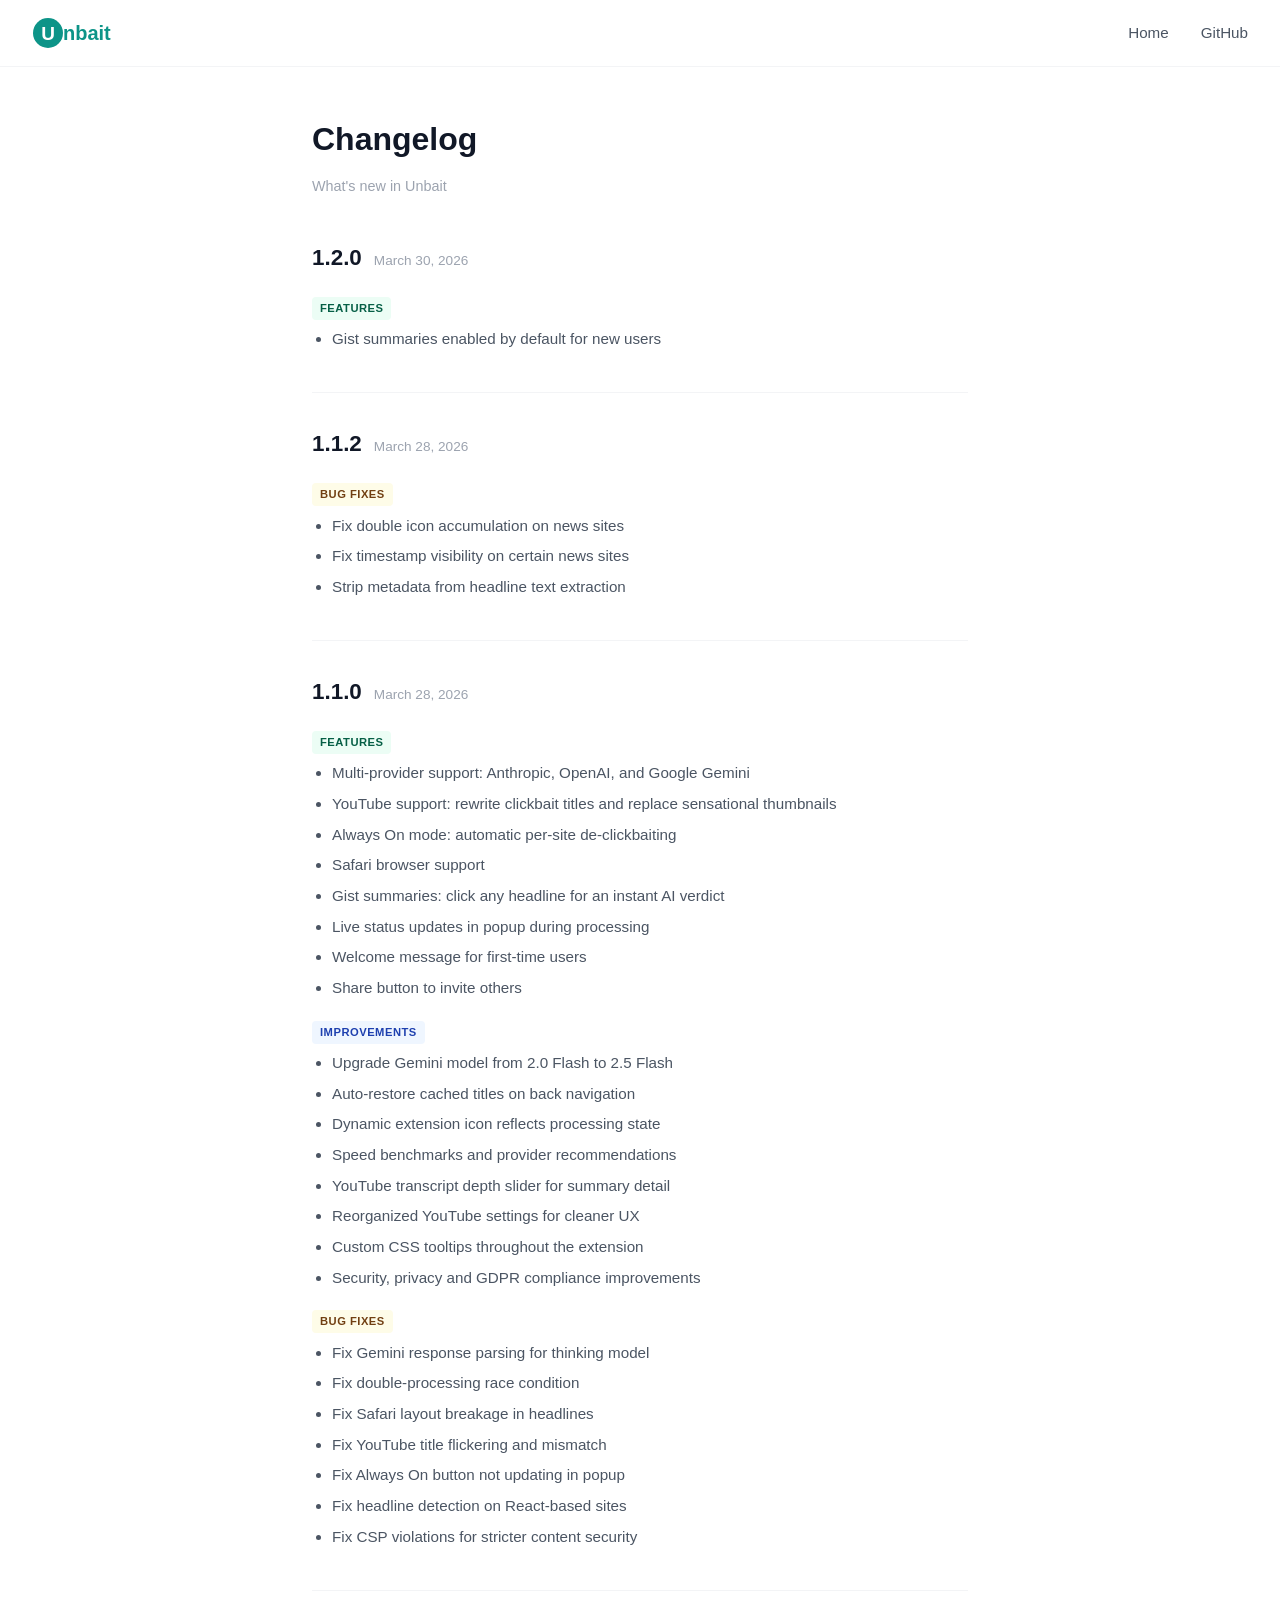
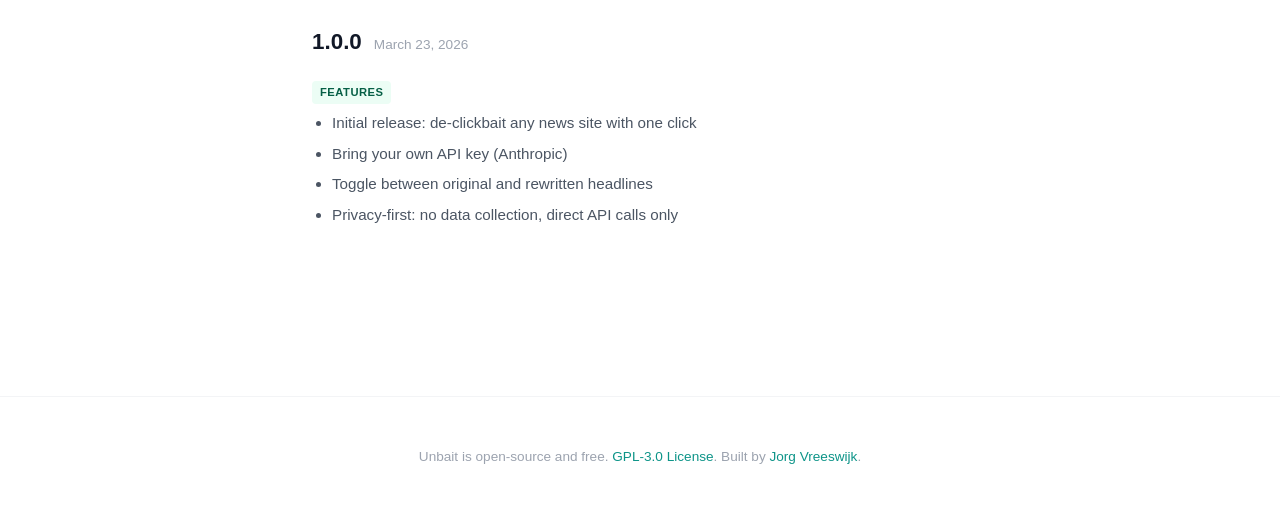
<file: docs/changelog.html>
<!DOCTYPE html>
<html lang="en">
<head>
  <meta charset="UTF-8">
  <meta name="viewport" content="width=device-width, initial-scale=1.0">
  <title>Changelog - Unbait</title>
  <link rel="icon" type="image/png" href="favicon.png">
  <link rel="icon" type="image/x-icon" href="favicon.ico">
  <link rel="apple-touch-icon" href="apple-touch-icon.png">
  <style>
    :root {
      --teal: #0d9488;
      --teal-light: #ccfbf1;
      --gray-50: #f9fafb;
      --gray-100: #f3f4f6;
      --gray-400: #9ca3af;
      --gray-500: #6b7280;
      --gray-600: #4b5563;
      --gray-700: #374151;
      --gray-800: #1f2937;
      --gray-900: #111827;
    }

    * { margin: 0; padding: 0; box-sizing: border-box; }

    body {
      font-family: -apple-system, BlinkMacSystemFont, "Segoe UI", Roboto, Helvetica, Arial, sans-serif;
      color: var(--gray-800);
      line-height: 1.7;
      background: white;
    }

    nav {
      position: fixed;
      top: 0;
      width: 100%;
      background: rgba(255, 255, 255, 0.95);
      backdrop-filter: blur(8px);
      border-bottom: 1px solid var(--gray-100);
      z-index: 100;
      padding: 1rem 2rem;
      display: flex;
      justify-content: space-between;
      align-items: center;
    }

    .nav-logo {
      display: flex;
      align-items: center;
      gap: 0;
      text-decoration: none;
      color: var(--gray-900);
    }

    .nav-logo svg { width: 32px; height: 32px; }
    .nav-logo span { font-size: 1.25rem; font-weight: 700; color: #0d9488; margin-left: -1px; }

    .nav-links { display: flex; gap: 2rem; align-items: center; }
    .nav-links a { text-decoration: none; color: var(--gray-600); font-size: 0.95rem; transition: color 0.2s; }
    .nav-links a:hover { color: var(--teal); }

    main {
      max-width: 720px;
      margin: 0 auto;
      padding: 7rem 2rem 4rem;
    }

    h1 {
      font-size: 2rem;
      font-weight: 700;
      margin-bottom: 0.5rem;
      color: var(--gray-900);
    }

    .subtitle {
      color: var(--gray-400);
      font-size: 0.9rem;
      margin-bottom: 2.5rem;
    }

    .version {
      margin-bottom: 2.5rem;
    }

    .version-header {
      display: flex;
      align-items: baseline;
      gap: 0.75rem;
      margin-bottom: 1rem;
    }

    .version-header h2 {
      font-size: 1.4rem;
      font-weight: 700;
      color: var(--gray-900);
      margin: 0;
    }

    .version-date {
      font-size: 0.85rem;
      color: var(--gray-400);
    }

    .category {
      margin-bottom: 1rem;
    }

    .category-label {
      display: inline-block;
      font-size: 0.7rem;
      font-weight: 700;
      text-transform: uppercase;
      letter-spacing: 0.5px;
      padding: 2px 8px;
      border-radius: 4px;
      margin-bottom: 0.4rem;
    }

    .category-label.features { background: #ecfdf5; color: #065f46; }
    .category-label.improvements { background: #eff6ff; color: #1e40af; }
    .category-label.fixes { background: #fefce8; color: #713f12; }

    .category ul {
      padding-left: 1.25rem;
      margin: 0;
    }

    .category li {
      font-size: 0.95rem;
      color: var(--gray-600);
      margin-bottom: 0.3rem;
    }

    .version-divider {
      border: none;
      border-top: 1px solid var(--gray-100);
      margin: 2rem 0;
    }

    footer {
      text-align: center;
      padding: 3rem 2rem;
      color: var(--gray-400);
      font-size: 0.85rem;
      border-top: 1px solid var(--gray-100);
      margin-top: 4rem;
    }

    footer a { color: var(--teal); text-decoration: none; }
  </style>
</head>
<body>

  <nav>
    <a href="/" class="nav-logo">
      <svg viewBox="0 0 32 32" xmlns="http://www.w3.org/2000/svg">
        <circle cx="16" cy="16" r="15" fill="#0d9488"/>
        <text x="16" y="16" text-anchor="middle" dominant-baseline="central" font-family="-apple-system,BlinkMacSystemFont,Helvetica,Arial,sans-serif" font-size="19" font-weight="800" fill="white">U</text>
      </svg>
      <span>nbait</span>
    </a>
    <div class="nav-links">
      <a href="/">Home</a>
      <a href="https://github.com/jorgvreeswijk/unbait">GitHub</a>
    </div>
  </nav>

  <main>
    <h1>Changelog</h1>
    <p class="subtitle">What's new in Unbait</p>
    <div id="changelog"></div>
  </main>

  <footer>
    <p>Unbait is open-source and free. <a href="https://github.com/jorgvreeswijk/unbait/blob/main/LICENSE">GPL-3.0 License</a>. Built by <a href="https://github.com/jorgvreeswijk">Jorg Vreeswijk</a>.</p>
  </footer>

  <script>
    const LABELS = {
      features: "Features",
      improvements: "Improvements",
      fixes: "Bug fixes"
    };

    function formatDate(dateStr) {
      const d = new Date(dateStr + "T00:00:00");
      return d.toLocaleDateString("en-US", { year: "numeric", month: "long", day: "numeric" });
    }

    function renderChangelog(data) {
      const container = document.getElementById("changelog");

      data.versions.forEach(function (v, i) {
        var section = document.createElement("div");
        section.className = "version";

        var header = document.createElement("div");
        header.className = "version-header";

        var h2 = document.createElement("h2");
        h2.textContent = v.version;
        header.appendChild(h2);

        var date = document.createElement("span");
        date.className = "version-date";
        date.textContent = formatDate(v.date);
        header.appendChild(date);

        section.appendChild(header);

        Object.keys(v.changes).forEach(function (cat) {
          var items = v.changes[cat];
          if (!items || !items.length) return;

          var catDiv = document.createElement("div");
          catDiv.className = "category";

          var label = document.createElement("span");
          label.className = "category-label " + cat;
          label.textContent = LABELS[cat] || cat;
          catDiv.appendChild(label);

          var ul = document.createElement("ul");
          items.forEach(function (item) {
            var li = document.createElement("li");
            li.textContent = item;
            ul.appendChild(li);
          });
          catDiv.appendChild(ul);

          section.appendChild(catDiv);
        });

        container.appendChild(section);

        if (i < data.versions.length - 1) {
          var hr = document.createElement("hr");
          hr.className = "version-divider";
          container.appendChild(hr);
        }
      });
    }

    fetch("changelog.json")
      .then(function (r) { return r.json(); })
      .then(renderChangelog);
  </script>
</body>
</html>
</file>
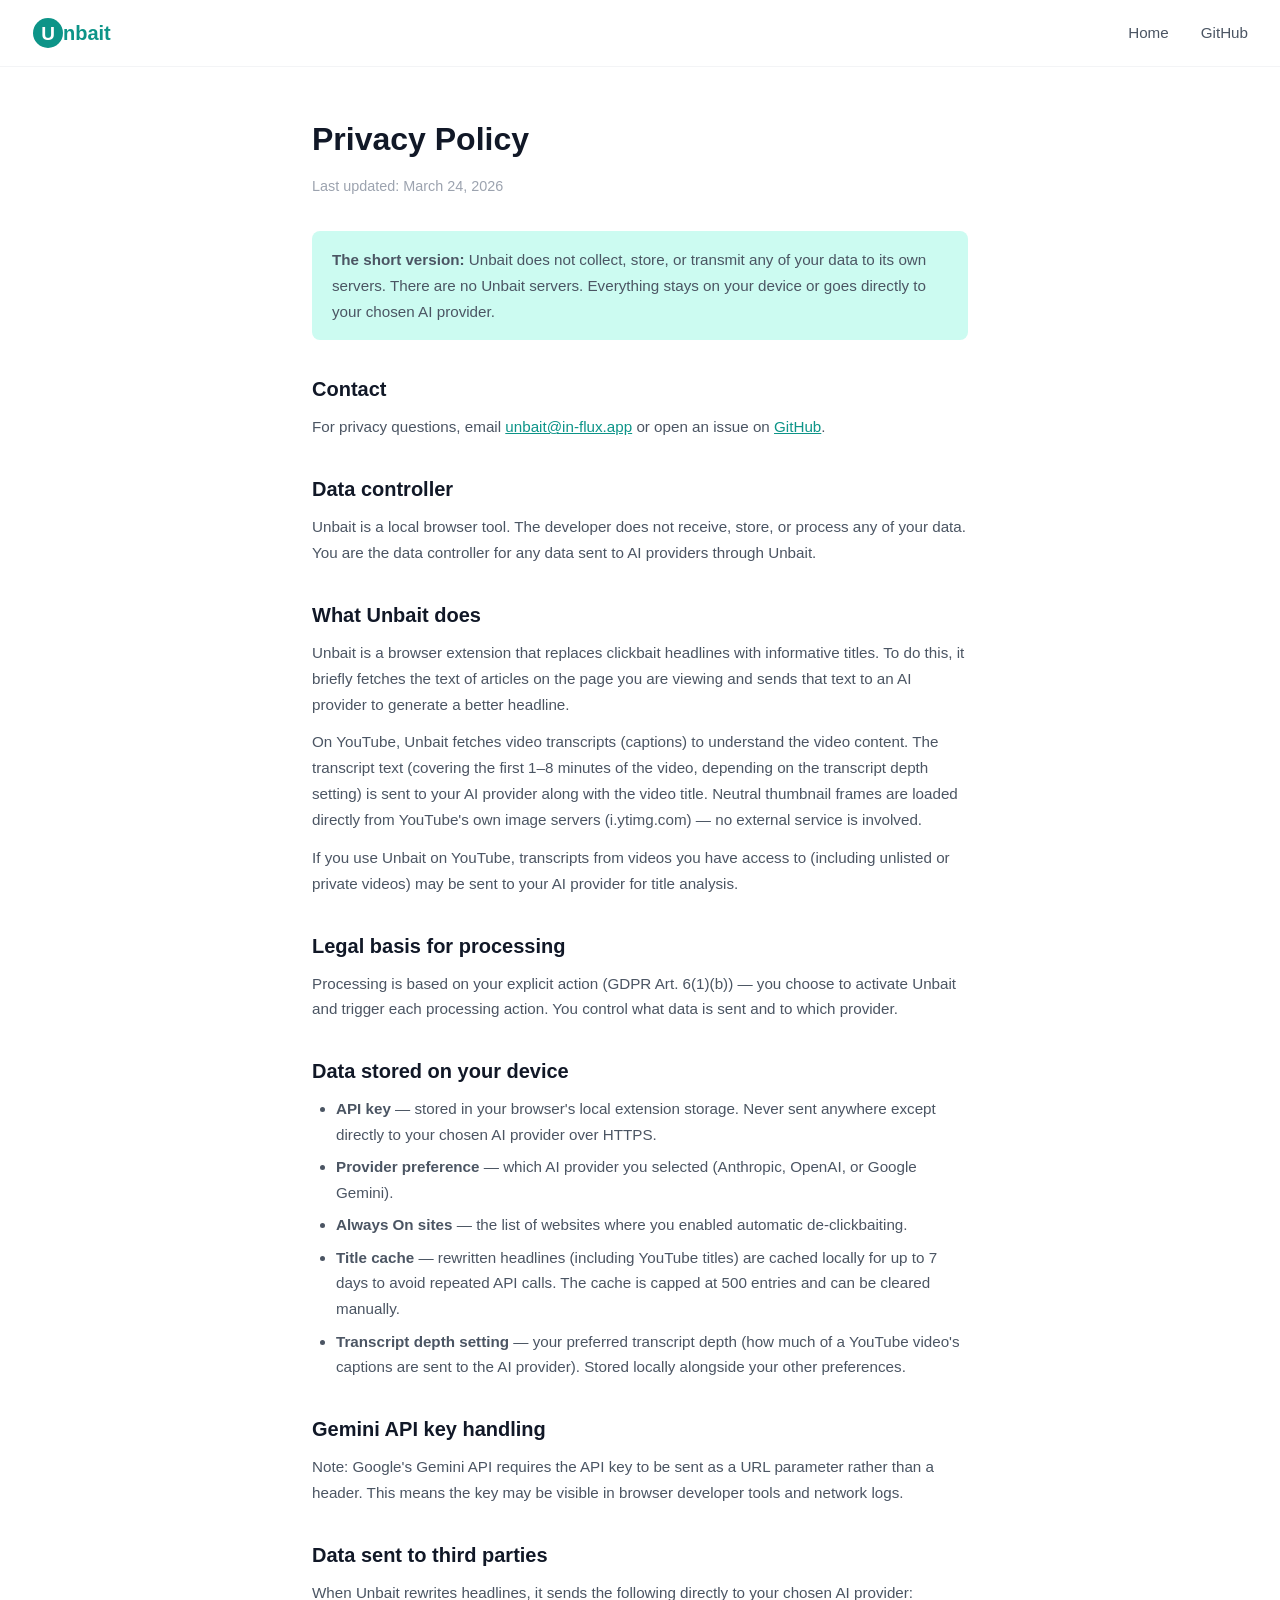
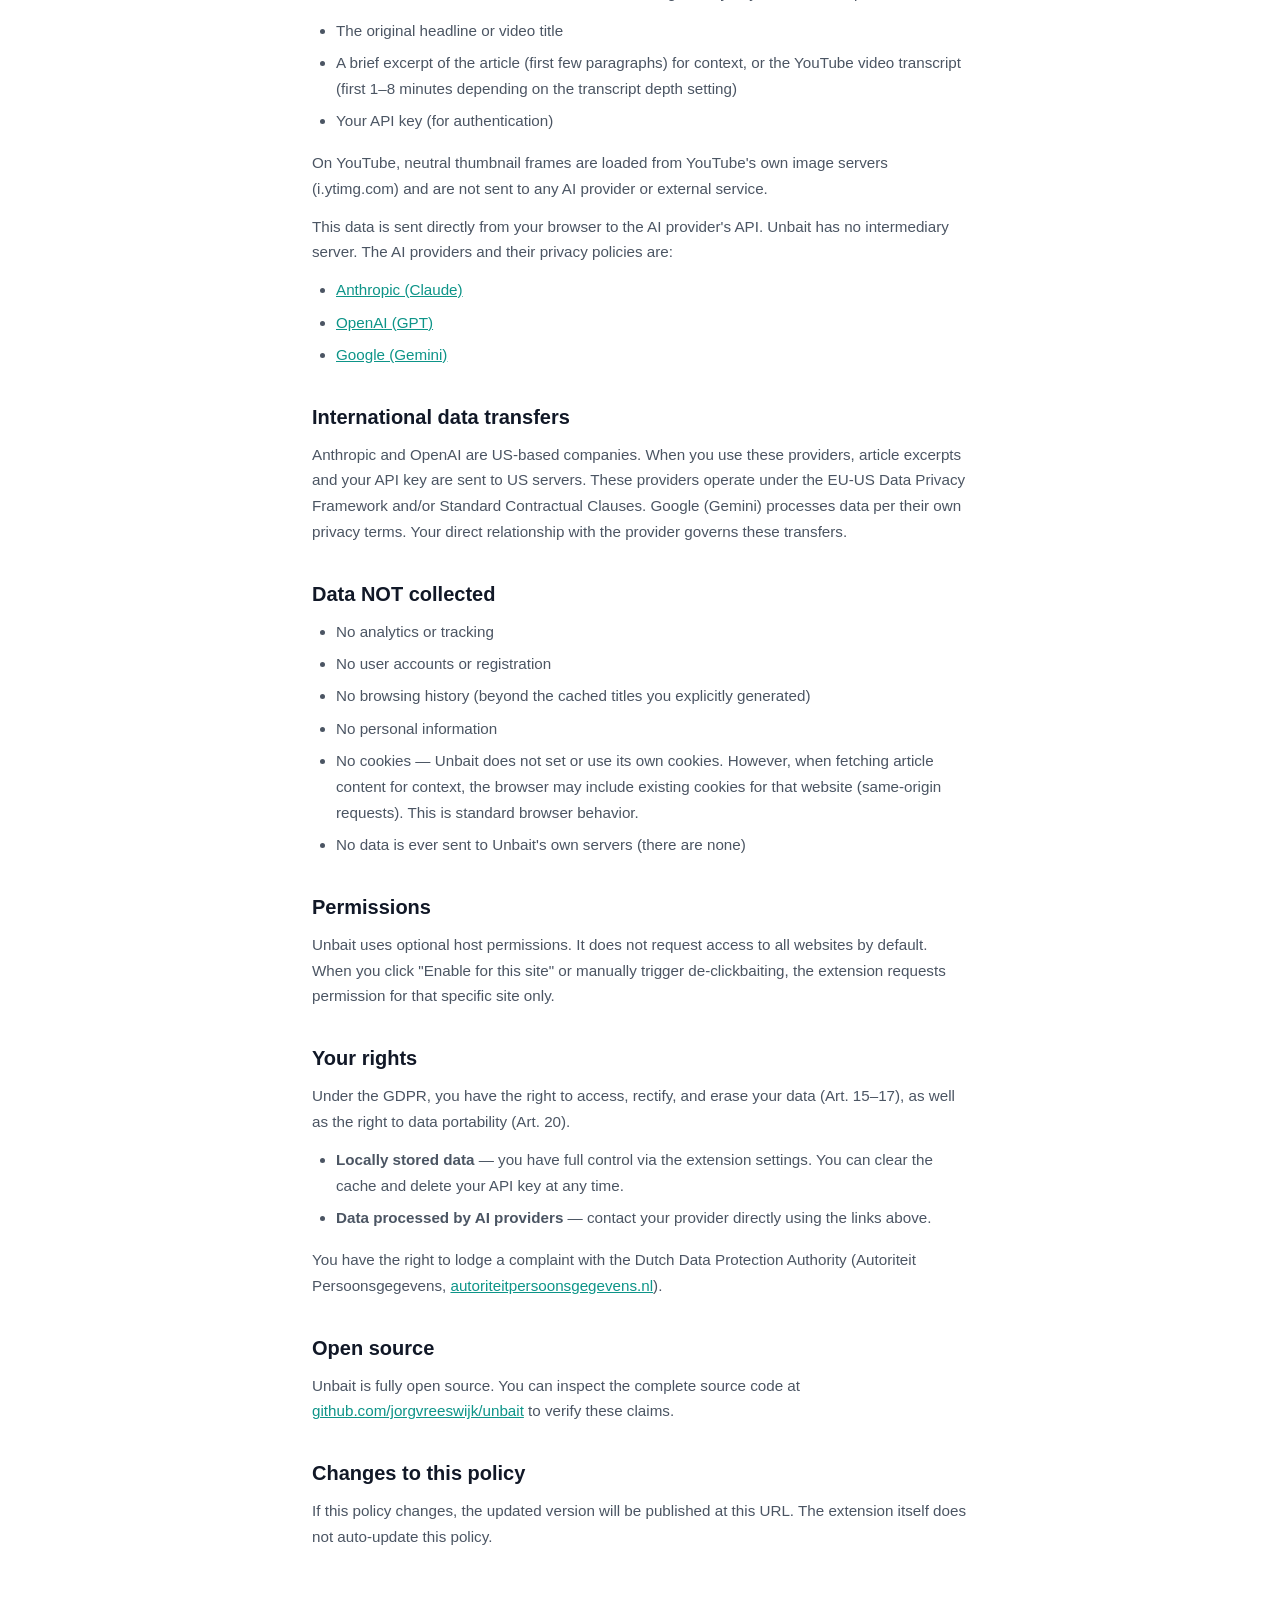
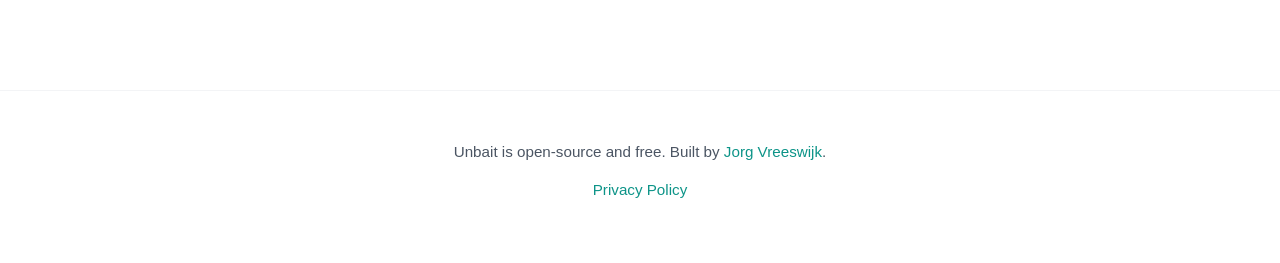
<file: docs/privacy.html>
<!DOCTYPE html>
<html lang="en">
<head>
  <meta charset="UTF-8">
  <meta name="viewport" content="width=device-width, initial-scale=1.0">
  <title>Privacy Policy - Unbait</title>
  <link rel="icon" type="image/png" href="favicon.png">
  <link rel="icon" type="image/x-icon" href="favicon.ico">
  <link rel="apple-touch-icon" href="apple-touch-icon.png">
  <style>
    :root {
      --teal: #0d9488;
      --teal-light: #ccfbf1;
      --gray-50: #f9fafb;
      --gray-100: #f3f4f6;
      --gray-400: #9ca3af;
      --gray-500: #6b7280;
      --gray-600: #4b5563;
      --gray-700: #374151;
      --gray-800: #1f2937;
      --gray-900: #111827;
    }

    * { margin: 0; padding: 0; box-sizing: border-box; }

    body {
      font-family: -apple-system, BlinkMacSystemFont, "Segoe UI", Roboto, Helvetica, Arial, sans-serif;
      color: var(--gray-800);
      line-height: 1.7;
      background: white;
    }

    nav {
      position: fixed;
      top: 0;
      width: 100%;
      background: rgba(255, 255, 255, 0.95);
      backdrop-filter: blur(8px);
      border-bottom: 1px solid var(--gray-100);
      z-index: 100;
      padding: 1rem 2rem;
      display: flex;
      justify-content: space-between;
      align-items: center;
    }

    .nav-logo {
      display: flex;
      align-items: center;
      gap: 0;
      text-decoration: none;
      color: var(--gray-900);
    }

    .nav-logo svg { width: 32px; height: 32px; }
    .nav-logo span { font-size: 1.25rem; font-weight: 700; color: #0d9488; margin-left: -1px; }

    .nav-links { display: flex; gap: 2rem; align-items: center; }
    .nav-links a { text-decoration: none; color: var(--gray-600); font-size: 0.95rem; transition: color 0.2s; }
    .nav-links a:hover { color: var(--teal); }

    main {
      max-width: 720px;
      margin: 0 auto;
      padding: 7rem 2rem 4rem;
    }

    h1 {
      font-size: 2rem;
      font-weight: 700;
      margin-bottom: 0.5rem;
      color: var(--gray-900);
    }

    .updated {
      color: var(--gray-400);
      font-size: 0.9rem;
      margin-bottom: 2rem;
    }

    h2 {
      font-size: 1.25rem;
      font-weight: 600;
      margin-top: 2rem;
      margin-bottom: 0.5rem;
      color: var(--gray-900);
    }

    p, li {
      font-size: 0.95rem;
      color: var(--gray-600);
      margin-bottom: 0.75rem;
    }

    ul {
      padding-left: 1.5rem;
      margin-bottom: 1rem;
    }

    li { margin-bottom: 0.4rem; }

    a { color: var(--teal); }

    .highlight {
      background: var(--teal-light);
      padding: 1rem 1.25rem;
      border-radius: 8px;
      margin: 1.5rem 0;
    }

    .highlight p { margin-bottom: 0; }

    footer {
      text-align: center;
      padding: 3rem 2rem;
      color: var(--gray-400);
      font-size: 0.85rem;
      border-top: 1px solid var(--gray-100);
      margin-top: 4rem;
    }

    footer a { color: var(--teal); text-decoration: none; }
  </style>
</head>
<body>

  <nav>
    <a href="/" class="nav-logo">
      <svg viewBox="0 0 32 32" xmlns="http://www.w3.org/2000/svg">
        <circle cx="16" cy="16" r="15" fill="#0d9488"/>
        <text x="16" y="16" text-anchor="middle" dominant-baseline="central" font-family="-apple-system,BlinkMacSystemFont,Helvetica,Arial,sans-serif" font-size="19" font-weight="800" fill="white">U</text>
      </svg>
      <span>nbait</span>
    </a>
    <div class="nav-links">
      <a href="/">Home</a>
      <a href="https://github.com/jorgvreeswijk/unbait">GitHub</a>
    </div>
  </nav>

  <main>
    <h1>Privacy Policy</h1>
    <p class="updated">Last updated: March 24, 2026</p>

    <div class="highlight">
      <p><strong>The short version:</strong> Unbait does not collect, store, or transmit any of your data to its own servers. There are no Unbait servers. Everything stays on your device or goes directly to your chosen AI provider.</p>
    </div>

    <h2>Contact</h2>
    <p>For privacy questions, email <a href="mailto:unbait@in-flux.app">unbait@in-flux.app</a> or open an issue on <a href="https://github.com/jorgvreeswijk/unbait/issues">GitHub</a>.</p>

    <h2>Data controller</h2>
    <p>Unbait is a local browser tool. The developer does not receive, store, or process any of your data. You are the data controller for any data sent to AI providers through Unbait.</p>

    <h2>What Unbait does</h2>
    <p>Unbait is a browser extension that replaces clickbait headlines with informative titles. To do this, it briefly fetches the text of articles on the page you are viewing and sends that text to an AI provider to generate a better headline.</p>
    <p>On YouTube, Unbait fetches video transcripts (captions) to understand the video content. The transcript text (covering the first 1–8 minutes of the video, depending on the transcript depth setting) is sent to your AI provider along with the video title. Neutral thumbnail frames are loaded directly from YouTube's own image servers (i.ytimg.com) — no external service is involved.</p>
    <p>If you use Unbait on YouTube, transcripts from videos you have access to (including unlisted or private videos) may be sent to your AI provider for title analysis.</p>

    <h2>Legal basis for processing</h2>
    <p>Processing is based on your explicit action (GDPR Art. 6(1)(b)) — you choose to activate Unbait and trigger each processing action. You control what data is sent and to which provider.</p>

    <h2>Data stored on your device</h2>
    <ul>
      <li><strong>API key</strong> — stored in your browser's local extension storage. Never sent anywhere except directly to your chosen AI provider over HTTPS.</li>
      <li><strong>Provider preference</strong> — which AI provider you selected (Anthropic, OpenAI, or Google Gemini).</li>
      <li><strong>Always On sites</strong> — the list of websites where you enabled automatic de-clickbaiting.</li>
      <li><strong>Title cache</strong> — rewritten headlines (including YouTube titles) are cached locally for up to 7 days to avoid repeated API calls. The cache is capped at 500 entries and can be cleared manually.</li>
      <li><strong>Transcript depth setting</strong> — your preferred transcript depth (how much of a YouTube video's captions are sent to the AI provider). Stored locally alongside your other preferences.</li>
    </ul>

    <h2>Gemini API key handling</h2>
    <p>Note: Google's Gemini API requires the API key to be sent as a URL parameter rather than a header. This means the key may be visible in browser developer tools and network logs.</p>

    <h2>Data sent to third parties</h2>
    <p>When Unbait rewrites headlines, it sends the following directly to your chosen AI provider:</p>
    <ul>
      <li>The original headline or video title</li>
      <li>A brief excerpt of the article (first few paragraphs) for context, or the YouTube video transcript (first 1–8 minutes depending on the transcript depth setting)</li>
      <li>Your API key (for authentication)</li>
    </ul>
    <p>On YouTube, neutral thumbnail frames are loaded from YouTube's own image servers (i.ytimg.com) and are not sent to any AI provider or external service.</p>
    <p>This data is sent directly from your browser to the AI provider's API. Unbait has no intermediary server. The AI providers and their privacy policies are:</p>
    <ul>
      <li><a href="https://www.anthropic.com/privacy">Anthropic (Claude)</a></li>
      <li><a href="https://openai.com/policies/privacy-policy">OpenAI (GPT)</a></li>
      <li><a href="https://policies.google.com/privacy">Google (Gemini)</a></li>
    </ul>

    <h2>International data transfers</h2>
    <p>Anthropic and OpenAI are US-based companies. When you use these providers, article excerpts and your API key are sent to US servers. These providers operate under the EU-US Data Privacy Framework and/or Standard Contractual Clauses. Google (Gemini) processes data per their own privacy terms. Your direct relationship with the provider governs these transfers.</p>

    <h2>Data NOT collected</h2>
    <ul>
      <li>No analytics or tracking</li>
      <li>No user accounts or registration</li>
      <li>No browsing history (beyond the cached titles you explicitly generated)</li>
      <li>No personal information</li>
      <li>No cookies — Unbait does not set or use its own cookies. However, when fetching article content for context, the browser may include existing cookies for that website (same-origin requests). This is standard browser behavior.</li>
      <li>No data is ever sent to Unbait's own servers (there are none)</li>
    </ul>

    <h2>Permissions</h2>
    <p>Unbait uses optional host permissions. It does not request access to all websites by default. When you click "Enable for this site" or manually trigger de-clickbaiting, the extension requests permission for that specific site only.</p>

    <h2>Your rights</h2>
    <p>Under the GDPR, you have the right to access, rectify, and erase your data (Art. 15–17), as well as the right to data portability (Art. 20).</p>
    <ul>
      <li><strong>Locally stored data</strong> — you have full control via the extension settings. You can clear the cache and delete your API key at any time.</li>
      <li><strong>Data processed by AI providers</strong> — contact your provider directly using the links above.</li>
    </ul>
    <p>You have the right to lodge a complaint with the Dutch Data Protection Authority (Autoriteit Persoonsgegevens, <a href="https://autoriteitpersoonsgegevens.nl">autoriteitpersoonsgegevens.nl</a>).</p>

    <h2>Open source</h2>
    <p>Unbait is fully open source. You can inspect the complete source code at <a href="https://github.com/jorgvreeswijk/unbait">github.com/jorgvreeswijk/unbait</a> to verify these claims.</p>

    <h2>Changes to this policy</h2>
    <p>If this policy changes, the updated version will be published at this URL. The extension itself does not auto-update this policy.</p>

  </main>

  <footer>
    <p>Unbait is open-source and free. Built by <a href="https://github.com/jorgvreeswijk">Jorg Vreeswijk</a>.</p>
    <p style="margin-top: 0.5rem;"><a href="/privacy">Privacy Policy</a></p>
  </footer>

</body>
</html>
</file>
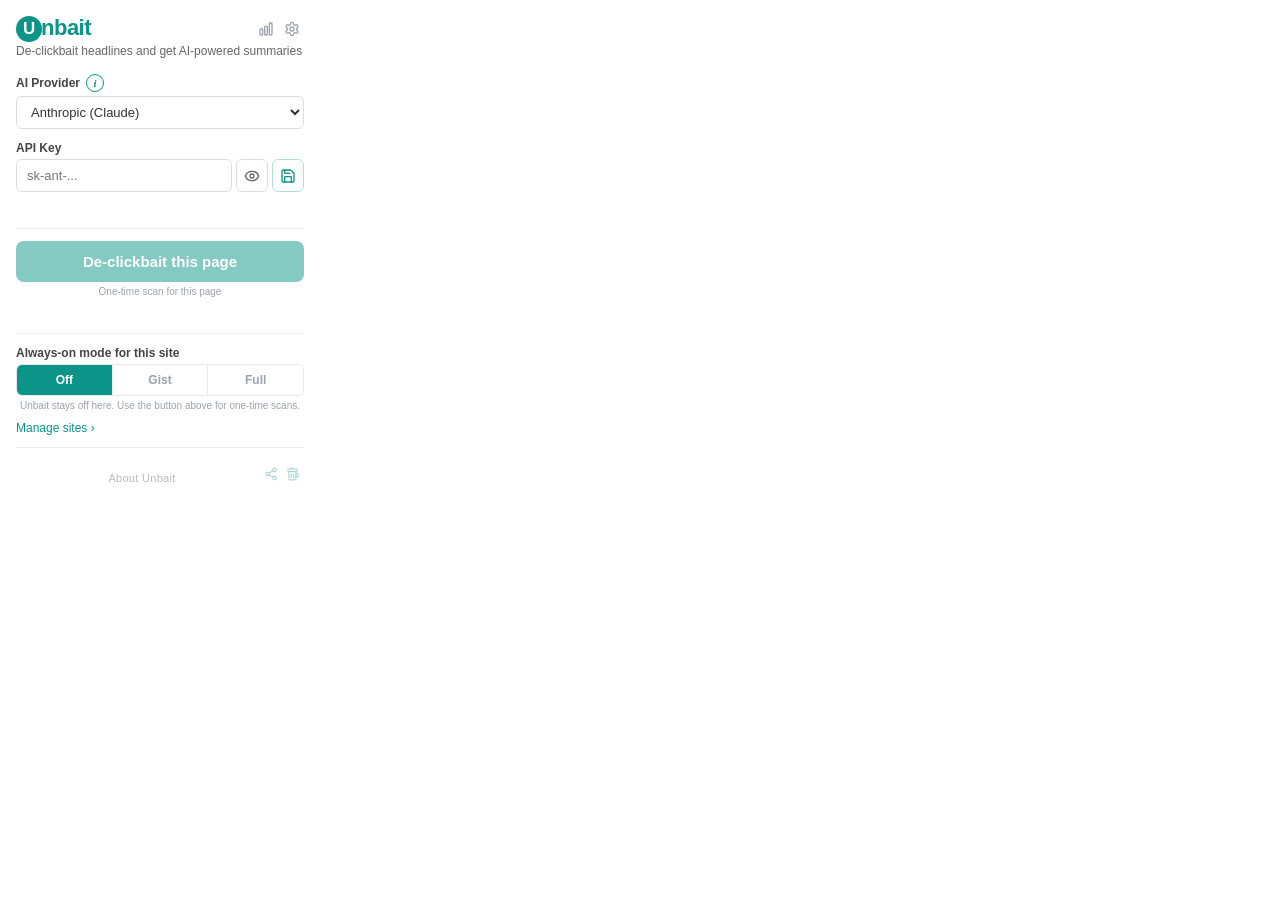
<file: extension/popup/popup.html>
<!DOCTYPE html>
<html lang="en">
<head>
  <meta charset="UTF-8">
  <meta name="viewport" content="width=device-width, initial-scale=1, viewport-fit=cover">
  <link rel="stylesheet" href="popup.css">
</head>
<body>
  <div class="container">
    <div style="display: flex; align-items: center; justify-content: space-between;">
      <h1 class="logo"><span class="logo-icon">U</span><span class="logo-text">nbait</span></h1>
      <div style="display: flex; align-items: center; gap: 2px;">
        <button id="btn-stats" class="btn-header-icon has-tooltip tooltip-delayed tooltip-right" aria-label="Statistics">
          <span class="tooltip">Statistics</span>
          <svg width="16" height="16" viewBox="0 0 24 24" fill="none" stroke="currentColor" stroke-width="2" stroke-linecap="round" stroke-linejoin="round"><rect x="3" y="12" width="4" height="9" rx="1"/><rect x="10" y="8" width="4" height="13" rx="1"/><rect x="17" y="3" width="4" height="18" rx="1"/></svg>
        </button>
        <button id="btn-settings" class="btn-header-icon has-tooltip tooltip-delayed tooltip-right" aria-label="Settings">
        <span class="tooltip">Settings</span>
        <svg width="16" height="16" viewBox="0 0 24 24" fill="none" stroke="currentColor" stroke-width="2" stroke-linecap="round" stroke-linejoin="round"><path d="M12.22 2h-.44a2 2 0 0 0-2 2v.18a2 2 0 0 1-1 1.73l-.43.25a2 2 0 0 1-2 0l-.15-.08a2 2 0 0 0-2.73.73l-.22.38a2 2 0 0 0 .73 2.73l.15.1a2 2 0 0 1 1 1.72v.51a2 2 0 0 1-1 1.74l-.15.09a2 2 0 0 0-.73 2.73l.22.38a2 2 0 0 0 2.73.73l.15-.08a2 2 0 0 1 2 0l.43.25a2 2 0 0 1 1 1.73V20a2 2 0 0 0 2 2h.44a2 2 0 0 0 2-2v-.18a2 2 0 0 1 1-1.73l.43-.25a2 2 0 0 1 2 0l.15.08a2 2 0 0 0 2.73-.73l.22-.39a2 2 0 0 0-.73-2.73l-.15-.08a2 2 0 0 1-1-1.74v-.5a2 2 0 0 1 1-1.74l.15-.09a2 2 0 0 0 .73-2.73l-.22-.38a2 2 0 0 0-2.73-.73l-.15.08a2 2 0 0 1-2 0l-.43-.25a2 2 0 0 1-1-1.73V4a2 2 0 0 0-2-2z"/><circle cx="12" cy="12" r="3"/></svg>
        </button>
      </div>
    </div>
    <p class="tagline">De-clickbait headlines and get AI-powered summaries</p>

    <!-- Statistics panel (opens from chart icon) -->
    <div id="stats-panel" class="hidden" style="margin-bottom: 0.5rem; padding: 0.6rem 0.75rem; background: #f0fdfa; border-radius: 6px; border: 1px solid #ccfbf1;">
      <div style="display: flex; flex-direction: column; gap: 6px;">
        <div style="display: flex; justify-content: space-between; align-items: center;">
          <span style="font-size: 11px; color: #555;">Headlines unbaited</span>
          <span id="lifetime-unbaited" style="font-size: 12px; font-weight: 600; color: #0d9488;">0</span>
        </div>
        <div style="display: flex; justify-content: space-between; align-items: center;">
          <span style="font-size: 11px; color: #555;">Gist summaries</span>
          <span id="lifetime-gists" style="font-size: 12px; font-weight: 600; color: #0d9488;">0</span>
        </div>
        <div style="display: flex; justify-content: space-between; align-items: center;">
          <span style="font-size: 11px; color: #555;">Using Unbait since</span>
          <span id="lifetime-since" style="font-size: 11px; color: #888;">—</span>
        </div>
      </div>
    </div>

    <!-- General Settings (opens from header gear icon) -->
    <div id="settings-panel" class="hidden settings-panel">
      <label for="summary-language" class="settings-label">Language (titles &amp; summaries)</label>
      <select id="summary-language" class="provider-select settings-select">
        <option value="auto">Same as content (auto)</option>
        <option value="nl">Nederlands</option>
        <option value="en">English</option>
        <option value="de">Deutsch</option>
        <option value="fr">Fran&ccedil;ais</option>
        <option value="es">Espa&ntilde;ol</option>
      </select>

      <!-- Gist subsection -->
      <div class="settings-section">
        <div class="settings-heading">Gist summaries</div>
        <div class="settings-row">
          <span class="settings-label">Single click behavior</span>
          <div class="click-mode-toggle">
            <button id="click-mode-summary" class="click-mode-btn active" title="Single click shows summary">
              <svg width="12" height="12" viewBox="0 0 24 24" fill="none" stroke="currentColor" stroke-width="2.5" stroke-linecap="round" stroke-linejoin="round"><path d="M14 2H6a2 2 0 0 0-2 2v16a2 2 0 0 0 2 2h12a2 2 0 0 0 2-2V8Z"/><path d="M14 2v6h6"/></svg>
              Summary
            </button>
            <button id="click-mode-title" class="click-mode-btn" title="Single click toggles title">
              <svg width="12" height="12" viewBox="0 0 24 24" fill="none" stroke="currentColor" stroke-width="2.5" stroke-linecap="round" stroke-linejoin="round"><path d="M17 3a2.85 2.85 0 1 1 4 4L7.5 20.5 2 22l1.5-5.5Z"/></svg>
              Title
            </button>
          </div>
        </div>
        <div id="click-mode-hint" class="settings-hint">Double click toggles title</div>
        <label class="settings-toggle">
          <input type="checkbox" id="gist-autoclose-toggle" class="yt-checkbox">
          <span>Auto-close gist when scrolling away</span>
        </label>
      </div>

      <!-- YouTube subsection (only visible when youtube.com is in the sites list) -->
      <div id="youtube-settings" class="settings-section hidden">
        <div class="settings-heading">YouTube</div>
        <div class="settings-label">Title rewriting depth</div>
        <div class="settings-slider-row">
          <span class="settings-slider-end">Fast</span>
          <input type="range" id="yt-transcript-slider" min="1" max="4" value="2" step="1" class="yt-slider">
          <span class="settings-slider-end">Precise</span>
        </div>
        <div id="yt-slider-label" class="settings-hint">Recommended balance</div>
        <label class="settings-toggle">
          <input type="checkbox" id="yt-thumbnails-toggle" class="yt-checkbox">
          <span>Replace clickbait thumbnails with neutral frame</span>
        </label>
        <label class="settings-toggle">
          <input type="checkbox" id="yt-sponsor-toggle" class="yt-checkbox">
          <span>Detect and skip in-video sponsors</span>
        </label>
        <label class="settings-toggle" id="yt-sponsor-auto-row" style="display: none; margin-left: 1.5rem;">
          <input type="checkbox" id="yt-sponsor-auto-toggle" class="yt-checkbox">
          <span>Skip automatically (no button)</span>
        </label>
        <div id="yt-sponsor-hint" class="settings-hint" style="display: none;">Finds creator-read ads &amp; self-promo from the transcript. AI boundaries may be a few seconds off.</div>
        <div class="settings-hint" style="margin-top: 0.4rem;">YouTube summary depth</div>
        <div class="settings-slider-row">
          <span id="gist-depth-value" class="settings-slider-end">50%</span>
          <input type="range" id="gist-transcript-slider" class="yt-slider" min="0" max="5" step="1" value="2">
        </div>
        <div id="gist-slider-label" class="settings-hint">First half — balanced</div>
      </div>
    </div>

    <div class="section">
      <div class="label-row">
        <label for="provider">AI Provider</label>
        <div style="display: flex; align-items: center; gap: 0.35rem;">
          <button id="provider-pill" class="provider-pill" style="display: none;"></button>
          <button id="btn-info" class="btn-info has-tooltip tooltip-delayed" aria-label="Setup information"><span class="tooltip">Provider info</span>i</button>
        </div>
      </div>

      <!-- Dropdown (shown when no key or editing) -->
      <select id="provider" class="provider-select">
        <option value="anthropic">Anthropic (Claude)</option>
        <option value="openai">OpenAI (GPT)</option>
        <option value="gemini">Google (Gemini)</option>
      </select>

      <div id="info-panel" class="info-panel hidden">
        <div id="info-anthropic">
          <h3>Anthropic API key</h3>
          <p><strong>1. Create an account</strong><br>
          Go to <a href="https://console.anthropic.com" target="_blank">console.anthropic.com</a>. Sign in with your existing Claude account or create a new developer account.</p>
          <p><strong>2. Set up billing</strong><br>
          The API uses prepaid credits (separate from a Claude Pro subscription). Go to <em>Settings &gt; Billing</em>, add a payment method and deposit at least $5.</p>
          <p><strong>3. Create a key</strong><br>
          Go to <a href="https://console.anthropic.com/settings/keys" target="_blank">API Keys</a>, click <em>Create Key</em>, give it a name and copy the key immediately. You'll only see it once.</p>
          <div class="info-costs">
            <p><strong>Cost</strong></p>
            <p>Model: <strong>Claude Haiku 5.5</strong></p>
            <p>Titles: <strong>&lt; $0.01</strong> per page &middot; YouTube titles: <strong>&lt; $0.01</strong> per 15 videos</p>
            <p>Summaries: <strong>&lt; $0.01</strong> each (YouTube summaries use more tokens at higher depth)</p>
            <p style="margin-top: 0.4rem;"><strong>Why Anthropic?</strong></p>
            <p style="color: #374151;"><strong style="color: #0d9488;">Recommended.</strong> Fastest provider (~5s news, ~12s YouTube). Best title quality, especially for non-English headlines. Streaming shows results as they arrive.</p>
          </div>
        </div>

        <div id="info-openai" class="hidden">
          <h3>OpenAI API key</h3>
          <p><strong>1. Create an account</strong><br>
          Go to <a href="https://platform.openai.com" target="_blank">platform.openai.com</a> and sign up or log in.</p>
          <p><strong>2. Set up billing</strong><br>
          Go to <em>Settings &gt; Billing</em>, add a payment method and deposit at least $5.</p>
          <p><strong>3. Create a key</strong><br>
          Go to <a href="https://platform.openai.com/api-keys" target="_blank">API Keys</a>, click <em>Create new secret key</em> and copy it immediately.</p>
          <div class="info-costs">
            <p><strong>Cost</strong></p>
            <p>Model: <strong>GPT-6 Luna</strong></p>
            <p>Titles: <strong>&lt; $0.01</strong> per page &middot; YouTube titles: <strong>&lt; $0.01</strong> per 15 videos</p>
            <p>Summaries: <strong>&lt; $0.01</strong> each (YouTube summaries use more tokens at higher depth)</p>
            <p style="margin-top: 0.4rem;"><strong>Why OpenAI?</strong></p>
            <p style="color: #374151;">Good alternative (~7s news, ~15s YouTube). Streaming support. Slightly less accurate on non-English titles than Anthropic.</p>
          </div>
        </div>

        <div id="info-gemini" class="hidden">
          <h3>Google Gemini API key</h3>
          <p><strong>1. Get a key</strong><br>
          Go to <a href="https://aistudio.google.com/apikey" target="_blank">aistudio.google.com/apikey</a> and create a new API key.</p>
          <div class="info-costs">
            <p><strong>Cost</strong></p>
            <p>Model: <strong>Gemini 3.8 Flash</strong></p>
            <p><strong>Free tier:</strong> ~20 titles or summaries/day, 5 requests/min</p>
            <p><strong>Paid tier:</strong> Enable billing in <a href="https://aistudio.google.com" target="_blank">Google AI Studio</a> for unlimited use (pricier than Anthropic/OpenAI).</p>
            <p style="margin-top: 0.4rem;"><strong>Why Gemini?</strong></p>
            <p style="color: #374151;">Free to try, no credit card required. Slowest of the three (~10s news, ~22s YouTube). May replace fewer titles, especially for non-English content.</p>
            <p style="color: #92400e; font-size: 0.75rem; margin-top: 0.4rem;">Note: Google's API sends your key as a URL parameter (visible in browser dev tools). Anthropic and OpenAI use secure headers instead.</p>
          </div>
        </div>
      </div>

      <!-- Compact key status (shown when key is saved) -->
      <div id="key-saved-compact" class="key-saved-compact" style="display: none;">
        <span class="key-saved-text">
          <svg width="14" height="14" viewBox="0 0 24 24" fill="none" stroke="#0d9488" stroke-width="2.5" stroke-linecap="round" stroke-linejoin="round"><path d="M20 6 9 17l-5-5"/></svg>
          Key saved
        </span>
        <a href="#" id="btn-edit-key" style="font-size: 0.75rem; color: #9ca3af; text-decoration: none;">Edit</a>
      </div>

      <!-- Welcome message (shown when no key yet) -->
      <div id="welcome-msg" class="welcome-msg" style="display: none;">
        <p>Paste your API key to get started. Click <strong>ⓘ</strong> for setup instructions.</p>
      </div>

      <!-- Full key input (shown when no key or editing) -->
      <div id="key-input-section">
      <label for="api-key" class="label-key">API Key</label>
      <div class="key-row">
        <input type="password" id="api-key" placeholder="sk-ant-..." autocomplete="off">
        <button id="btn-toggle-key" class="btn-icon has-tooltip tooltip-delayed" aria-label="Show or hide API key"><span class="tooltip">Show/hide key</span>
          <svg id="icon-eye" xmlns="http://www.w3.org/2000/svg" width="16" height="16" viewBox="0 0 24 24" fill="none" stroke="currentColor" stroke-width="2" stroke-linecap="round" stroke-linejoin="round"><path d="M2.062 12.348a1 1 0 0 1 0-.696 10.75 10.75 0 0 1 19.876 0 1 1 0 0 1 0 .696 10.75 10.75 0 0 1-19.876 0"/><circle cx="12" cy="12" r="3"/></svg>
          <svg id="icon-eye-off" class="hidden" xmlns="http://www.w3.org/2000/svg" width="16" height="16" viewBox="0 0 24 24" fill="none" stroke="currentColor" stroke-width="2" stroke-linecap="round" stroke-linejoin="round"><path d="M10.733 5.076a10.744 10.744 0 0 1 11.205 6.575 1 1 0 0 1 0 .696 10.747 10.747 0 0 1-1.444 2.49"/><path d="M14.084 14.158a3 3 0 0 1-4.242-4.242"/><path d="M17.479 17.499a10.75 10.75 0 0 1-15.417-5.151 1 1 0 0 1 0-.696 10.75 10.75 0 0 1 4.446-5.143"/><path d="m2 2 20 20"/></svg>
        </button>
        <button id="btn-save-key" class="btn-icon btn-save has-tooltip tooltip-delayed" aria-label="Save API key"><span class="tooltip">Save key</span>
          <svg xmlns="http://www.w3.org/2000/svg" width="16" height="16" viewBox="0 0 24 24" fill="none" stroke="currentColor" stroke-width="2" stroke-linecap="round" stroke-linejoin="round"><path d="M15.2 3a2 2 0 0 1 1.4.6l3.8 3.8a2 2 0 0 1 .6 1.4V19a2 2 0 0 1-2 2H5a2 2 0 0 1-2-2V5a2 2 0 0 1 2-2z"/><path d="M17 21v-7a1 1 0 0 0-1-1H8a1 1 0 0 0-1 1v7"/><path d="M7 3v4a1 1 0 0 0 1 1h7"/></svg>
        </button>
        <button id="btn-delete-key" class="btn-icon btn-delete has-tooltip tooltip-delayed tooltip-right" aria-label="Delete API key" style="display:none"><span class="tooltip">Delete key</span>
          <svg xmlns="http://www.w3.org/2000/svg" width="16" height="16" viewBox="0 0 24 24" fill="none" stroke="currentColor" stroke-width="2" stroke-linecap="round" stroke-linejoin="round"><path d="M3 6h18"/><path d="M19 6v14c0 1-1 2-2 2H7c-1 0-2-1-2-2V6"/><path d="M8 6V4c0-1 1-2 2-2h4c1 0 2 1 2 2v2"/><line x1="10" x2="10" y1="11" y2="17"/><line x1="14" x2="14" y1="11" y2="17"/></svg>
        </button>
      </div>
      <div id="key-status" class="status-msg" role="status" aria-live="polite"></div>
      </div>
    </div>

    <hr>

    <button id="btn-declickbait" class="btn-primary" disabled>
      De-clickbait this page
    </button>
    <div class="settings-hint" style="text-align: center; margin-top: 4px;">One-time scan for this page</div>

    <div id="status" class="status-msg" role="status" aria-live="polite"></div>

    <div id="stats" class="stats hidden">
      <span id="stat-found">0</span> headlines found,
      <span id="stat-replaced">0</span> replaced
    </div>

    <hr>

    <div class="section">
      <label>Always-on mode for this site</label>
      <div id="site-mode-toggle" class="site-mode-toggle">
        <button class="site-mode-btn active" data-mode="off">Off</button>
        <button class="site-mode-btn" data-mode="gist">Gist</button>
        <button class="site-mode-btn" data-mode="full">Full</button>
      </div>
      <div id="current-site" class="current-site"></div>
      <div id="site-mode-hint" class="settings-hint" style="margin-top: 4px; text-align: center;">Unbait stays off here. Use the button above for one-time scans.</div>

      <button id="btn-manage-sites" class="btn-link">Manage sites ›</button>

      <div id="sites-panel" class="sites-panel hidden">
        <div id="sites-list" class="sites-list"></div>
        <div class="add-site-row">
          <input type="text" id="add-site-input" placeholder="e.g. www.example.com">
          <button id="btn-add-site" class="btn-add">+</button>
        </div>

        <hr style="margin: 8px 0; border: none; border-top: 1px solid #e5e7eb;">

        <label class="settings-toggle">
          <input type="checkbox" id="always-gist-toggle" class="yt-checkbox">
          <span>Apply Gist to all other sites</span>
        </label>
        <div class="settings-hint">Auto-shows G icons on every site you visit. No API calls until you click a G.</div>

        <div id="excluded-section" class="hidden" style="margin-top: 8px;">
          <div class="settings-heading">Excluded from Always Gist</div>
          <div id="excluded-list" class="sites-list"></div>
          <div class="add-site-row">
            <input type="text" id="add-excluded-input" placeholder="hostname to exclude">
            <button id="btn-add-excluded" class="btn-add">+</button>
          </div>
        </div>

        <hr style="margin: 8px 0; border: none; border-top: 1px solid #e5e7eb;">

        <button id="btn-clear-cache" class="btn-link btn-clear-cache">
          <svg xmlns="http://www.w3.org/2000/svg" width="12" height="12" viewBox="0 0 24 24" fill="none" stroke="currentColor" stroke-width="2" stroke-linecap="round" stroke-linejoin="round"><path d="M3 6h18"/><path d="M19 6v14c0 1-1 2-2 2H7c-1 0-2-1-2-2V6"/><path d="M8 6V4c0-1 1-2 2-2h4c1 0 2 1 2 2v2"/></svg>
          Clear title cache
        </button>
      </div>
    </div>

    <hr>

    <div style="display: flex; align-items: center; justify-content: space-between; padding: 0 0.25rem;">
      <button id="btn-about" class="btn-about">About Unbait</button>
      <div style="display: flex; gap: 0.5rem; align-items: center;">
        <button id="btn-share" class="footer-icon" style="border:none;background:none;cursor:pointer;padding:0;">
          <span class="tooltip" id="share-tooltip">Share</span>
          <svg width="14" height="14" viewBox="0 0 24 24" fill="none" stroke="#0d9488" stroke-width="2" stroke-linecap="round" stroke-linejoin="round"><circle cx="18" cy="5" r="3"/><circle cx="6" cy="12" r="3"/><circle cx="18" cy="19" r="3"/><line x1="8.59" y1="13.51" x2="15.42" y2="17.49"/><line x1="15.41" y1="6.51" x2="8.59" y2="10.49"/></svg>
        </button>
        <a id="btn-beer" href="https://www.paypal.com/paypalme/unbaitlink" target="_blank" class="footer-icon non-ios-only">
          <span class="tooltip">Buy me a beer</span>
          <svg width="14" height="14" viewBox="0 0 24 24" fill="none" stroke="#0d9488" stroke-width="2" stroke-linecap="round" stroke-linejoin="round"><path d="M17 11h1a3 3 0 0 1 0 6h-1"/><path d="M9 12v6"/><path d="M13 12v6"/><path d="M14 7.5c-1 0-1.44.5-3 .5s-2-.5-3-.5-1.72.5-2.5.5a2.5 2.5 0 0 1 0-5c.78 0 1.57.5 2.5.5S9.44 2 11 2s2 1.5 3 1.5 1.72-.5 2.5-.5a2.5 2.5 0 0 1 0 5c-.78 0-1.5-.5-2.5-.5Z"/><path d="M5 8v12a2 2 0 0 0 2 2h8a2 2 0 0 0 2-2V8"/></svg>
        </a>
        <a id="btn-globe" href="https://unbait.link" target="_blank" class="footer-icon ios-only">
          <span class="tooltip">Visit website</span>
          <svg width="14" height="14" viewBox="0 0 24 24" fill="none" stroke="#0d9488" stroke-width="2" stroke-linecap="round" stroke-linejoin="round"><circle cx="12" cy="12" r="10"/><path d="M2 12h20"/><path d="M12 2a15.3 15.3 0 0 1 4 10 15.3 15.3 0 0 1-4 10 15.3 15.3 0 0 1-4-10 15.3 15.3 0 0 1 4-10z"/></svg>
        </a>
      </div>
    </div>

    <div id="about-panel" class="info-panel hidden">
      <h3>Why this plugin exists</h3>
      <p>Many news sites use vague, curiosity-driven headlines that hide what an article is actually about. You end up clicking articles that don't interest you and missing ones that do. Unbait reads the article and rewrites the headline so you can tell at a glance whether it's worth your time.</p>
      <p style="margin-top: 0.4rem;">With Gist summaries, you can also get a quick AI-generated verdict on any article or video &mdash; helping you decide in seconds whether it's worth your time.</p>

      <div class="info-costs">
        <h3>Modes</h3>
        <p><strong>Full</strong> — Unbait rewrites clickbait titles AND lets you click the U or G icon for an AI summary.</p>
        <p><strong>Gist</strong> — No title rewrites. Just a small <span style="display:inline-block;width:14px;height:14px;background:#0d9488;border-radius:50%;color:white;font-size:9px;text-align:center;line-height:14px;font-weight:700;">G</span> icon next to headlines. Click it for a summary on demand.</p>
        <p><strong>Off</strong> — Unbait does nothing on this site unless you click the popup button.</p>
        <p style="margin-top: 0.4rem;"><strong>Apply Gist to all other sites</strong> — When enabled, G-icons appear automatically on every site that doesn't have its own setting. Lightweight: no API calls until you click a G.</p>
      </div>

      <div class="info-costs">
        <h3>Good to know</h3>
        <p>AI-generated titles are interpretations, not objective truths. Nuance can be lost, or the AI may emphasize a detail that isn't the main point. You're trading the editor's sensationalism for an algorithm's best guess. The original title is always one click away.</p>
        <p>Clickbait exploits the <em>curiosity gap</em>: the space between what you know and what you want to know. A clear title closes that gap, letting you decide calmly whether to read on.</p>
      </div>

      <div class="info-costs">
        <h3>Limitations</h3>
        <p>Unbait needs to briefly fetch each article to generate a better title. Articles behind a login wall or paywall cannot be read, so those headlines will remain unchanged.</p>
      </div>

      <div class="info-costs">
        <h3>Browser warnings</h3>
        <p>Your browser may warn that Unbait can "read and modify webpages." This is correct: Unbait needs to read headlines and replace them with better ones. However, Unbait only activates on sites you explicitly enable. It does not run in the background or access any site without your permission. No data is collected, no browsing history is stored, and no information is sent anywhere except directly to your chosen AI provider.</p>
        <p style="margin-top: 0.4rem;">On YouTube, processing many video titles at once may occasionally trigger a bot-detection check ("Are you human?"). This is normal. Simply complete the check and continue. Unbait fetches video transcripts to generate better titles, and many rapid requests can look like automated traffic to YouTube.</p>
      </div>

      <div class="info-costs">
        <h3>Content processing</h3>
        <p>Unbait only processes content you already have access to in your browser. Brief excerpts are sent to your AI provider to generate better titles. No original article text or transcripts are stored or redistributed. Only the generated titles are cached locally (7 days).</p>
      </div>

      <div class="info-costs">
        <h3>Disclaimer</h3>
        <p>Unbait is provided as-is, without warranty. The author is not responsible for any costs, data loss, or other damages resulting from its use. Your API key is stored locally on your device and sent directly to your chosen provider over HTTPS.</p>
        <p style="margin-top: 0.75rem;">
          <a href="https://unbait.link/privacy" target="_blank">Privacy Policy</a> &middot;
          <a href="https://github.com/jorgvreeswijk/unbait/blob/main/LICENSE" target="_blank">GPL-3.0 License</a> &middot;
          <a href="https://unbait.link" target="_blank">Share Unbait</a>
        </p>
      </div>

      <div id="version-label" style="text-align: center; font-size: 0.7rem; color: #9ca3af; padding: 0.5rem 0 0;">Version</div>

      <div class="info-costs" style="text-align: center; padding-top: 0.25rem;">
        <div style="display: flex; justify-content: center; margin-bottom: 0.5rem;">
          <svg width="20" height="20" viewBox="0 0 24 24" fill="none" stroke="#0d9488" stroke-width="2" stroke-linecap="round" stroke-linejoin="round"><rect width="20" height="16" x="2" y="4" rx="2"/><path d="m22 7-8.97 5.7a1.94 1.94 0 0 1-2.06 0L2 7"/></svg>
        </div>
        <h3>Feedback</h3>
        <p style="color: #6b7280;">Help us cut through the noise.<br>Share your feedback, thoughts, or compliments.</p>
        <div style="display: flex; justify-content: center; margin-top: 0.5rem;">
          <a href="mailto:unbait@in-flux.app?subject=Unbait%20feedback" target="_blank" class="donate-btn" style="display: inline-flex; align-items: center; gap: 0.35rem;">
            <svg width="14" height="14" viewBox="0 0 24 24" fill="none" stroke="currentColor" stroke-width="2" stroke-linecap="round" stroke-linejoin="round"><rect width="20" height="16" x="2" y="4" rx="2"/><path d="m22 7-8.97 5.7a1.94 1.94 0 0 1-2.06 0L2 7"/></svg>
            Send Email
          </a>
        </div>
      </div>

      <hr style="margin: 0.75rem 0; border: none; border-top: 1px solid #e5e7eb;">

      <div class="info-costs non-ios-only" style="text-align: center; padding-top: 0.5rem;">
        <div style="display: flex; justify-content: center; margin-bottom: 0.5rem;">
          <svg width="20" height="20" viewBox="0 0 24 24" fill="none" stroke="#0d9488" stroke-width="2" stroke-linecap="round" stroke-linejoin="round"><path d="M17 11h1a3 3 0 0 1 0 6h-1"/><path d="M9 12v6"/><path d="M13 12v6"/><path d="M14 7.5c-1 0-1.44.5-3 .5s-2-.5-3-.5-1.72.5-2.5.5a2.5 2.5 0 0 1 0-5c.78 0 1.57.5 2.5.5S9.44 2 11 2s2 1.5 3 1.5 1.72-.5 2.5-.5a2.5 2.5 0 0 1 0 5c-.78 0-1.5-.5-2.5-.5Z"/><path d="M5 8v12a2 2 0 0 0 2 2h8a2 2 0 0 0 2-2V8"/></svg>
        </div>
        <p>Unbait is free and open source. If it saves you from clickbait, consider buying me a beer.</p>
        <div style="display: flex; gap: 0.5rem; justify-content: center; margin-top: 0.5rem;">
          <a href="https://github.com/sponsors/jorgvreeswijk" target="_blank" class="donate-btn">GitHub Sponsors</a>
          <a href="https://www.paypal.com/paypalme/unbaitlink" target="_blank" class="donate-btn">PayPal</a>
        </div>
      </div>

      <div class="info-costs ios-only" style="text-align: center; padding-top: 0.5rem;">
        <div style="display: flex; justify-content: center; margin-bottom: 0.5rem;">
          <svg width="20" height="20" viewBox="0 0 24 24" fill="none" stroke="#0d9488" stroke-width="2" stroke-linecap="round" stroke-linejoin="round"><path d="M17 11h1a3 3 0 0 1 0 6h-1"/><path d="M9 12v6"/><path d="M13 12v6"/><path d="M14 7.5c-1 0-1.44.5-3 .5s-2-.5-3-.5-1.72.5-2.5.5a2.5 2.5 0 0 1 0-5c.78 0 1.57.5 2.5.5S9.44 2 11 2s2 1.5 3 1.5 1.72-.5 2.5-.5a2.5 2.5 0 0 1 0 5c-.78 0-1.5-.5-2.5-.5Z"/><path d="M5 8v12a2 2 0 0 0 2 2h8a2 2 0 0 0 2-2V8"/></svg>
        </div>
        <p>Unbait is free and open source. Visit the website for source code, project info, and ways to support development.</p>
        <div style="display: flex; gap: 0.5rem; justify-content: center; margin-top: 0.5rem;">
          <a href="https://unbait.link" target="_blank" class="donate-btn">Visit Website</a>
        </div>
      </div>
    </div>
  </div>

  <script src="popup.js"></script>
</body>
</html>
</file>
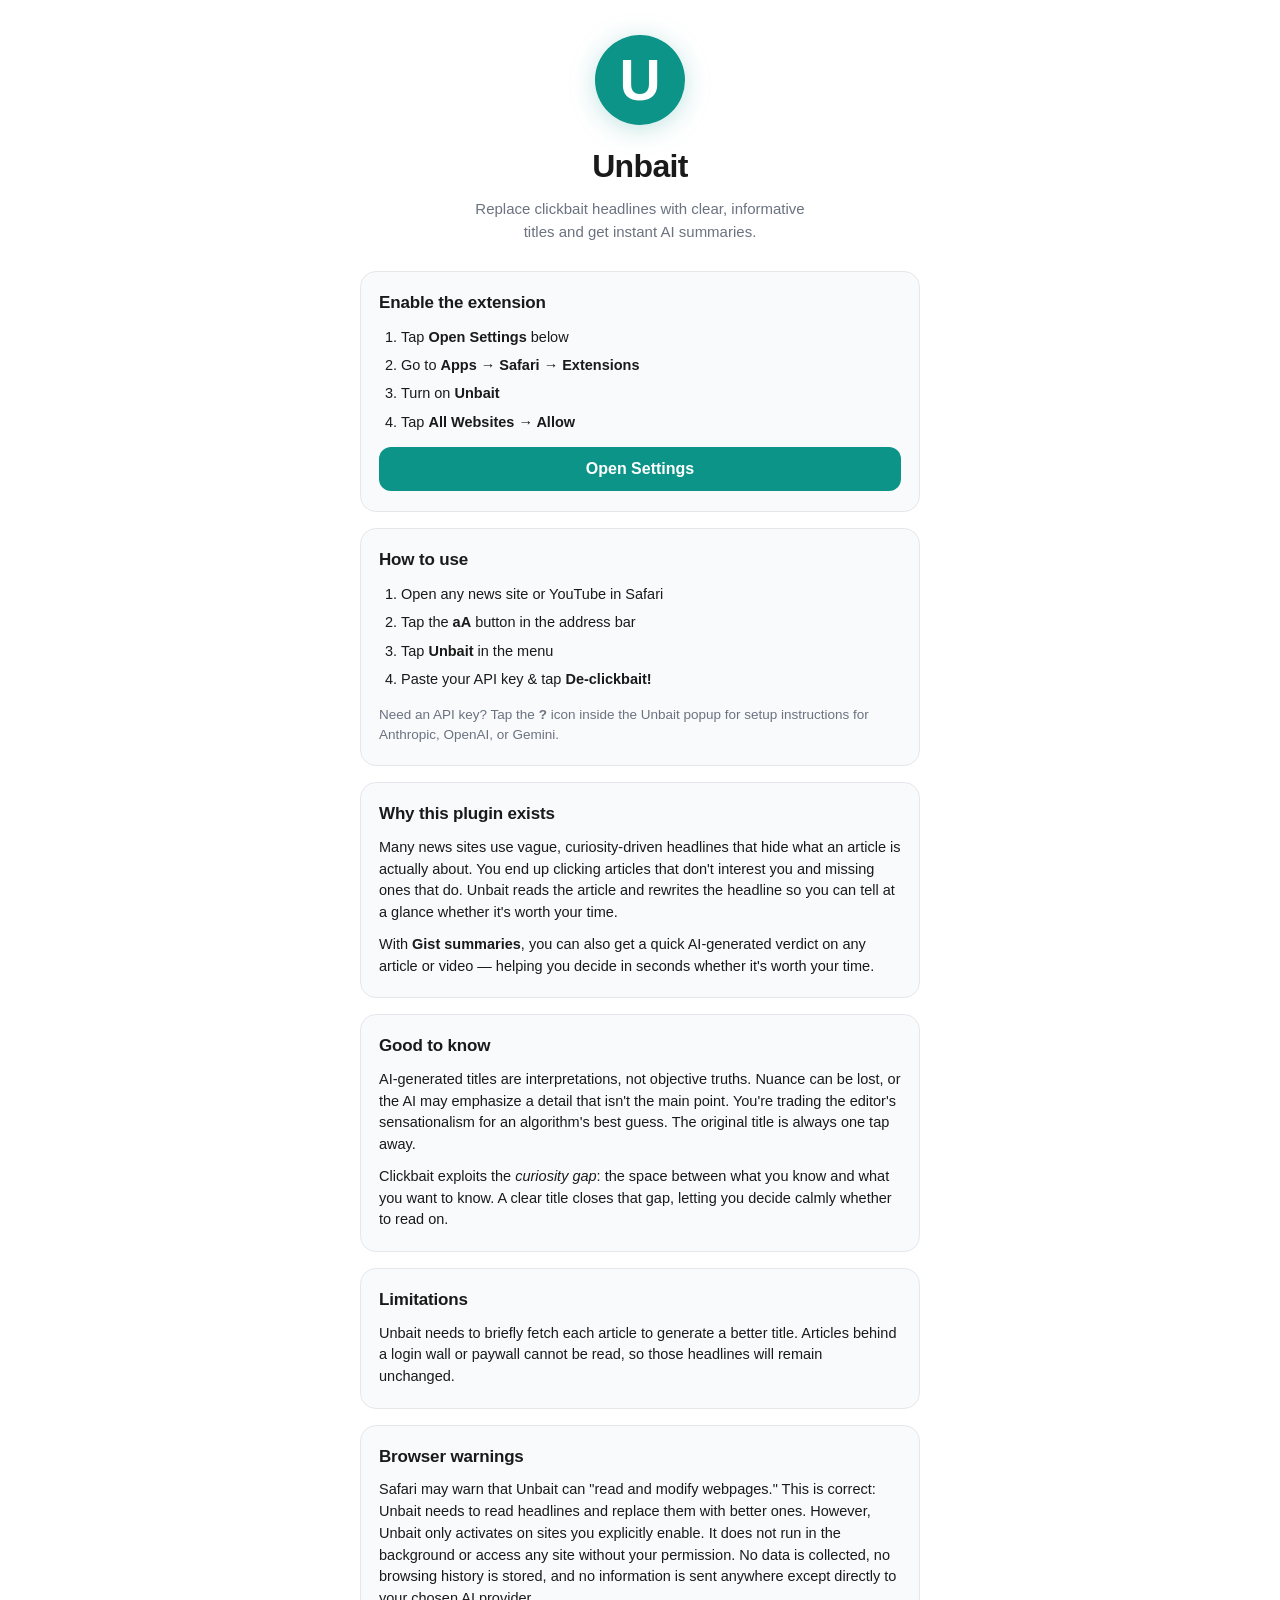
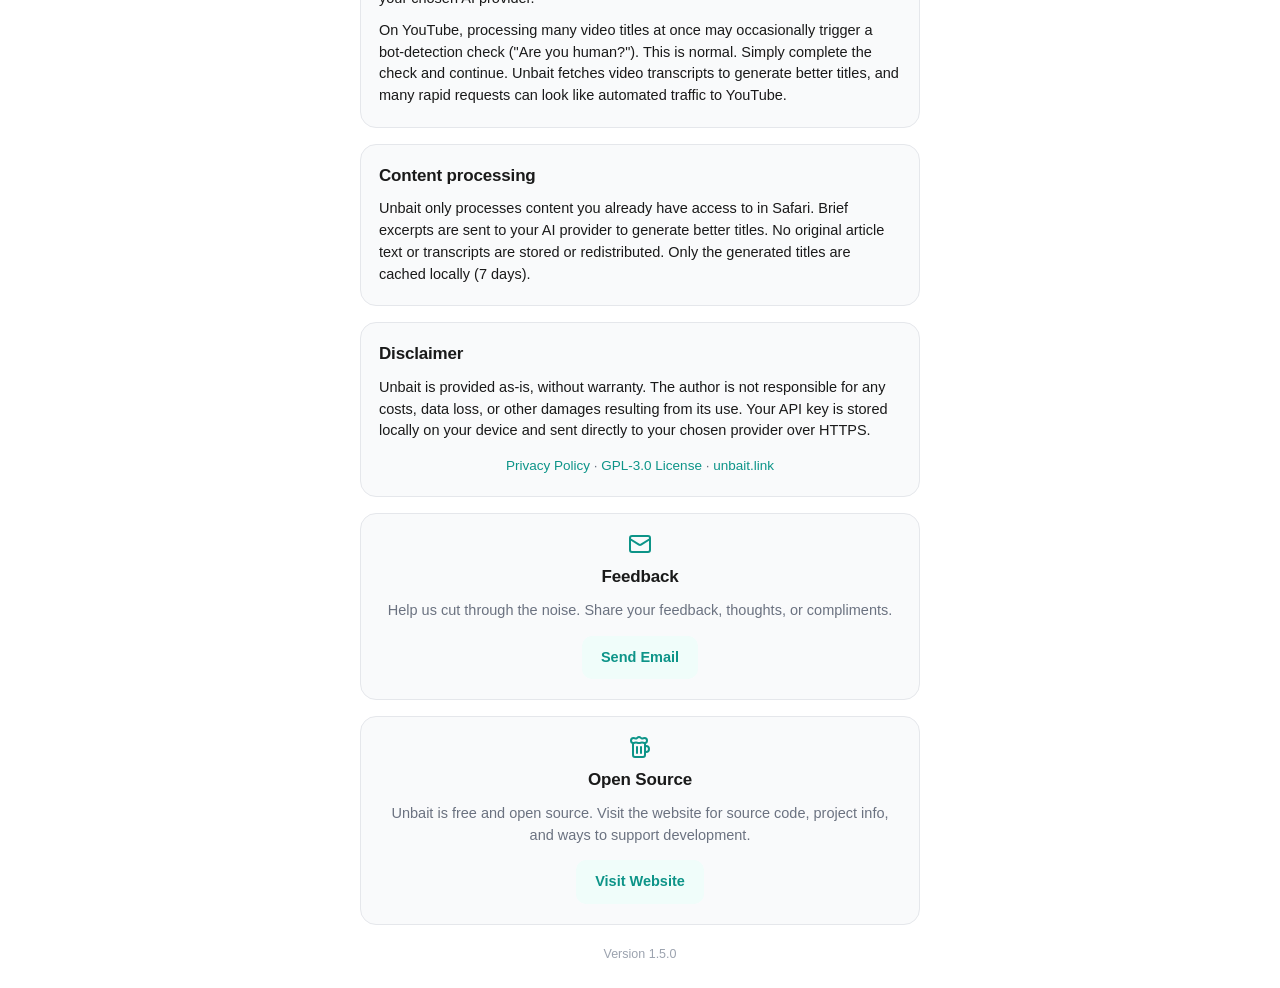
<file: safari/Unbait/Unbait iOS/Resources/Base.lproj/Main.html>
<!DOCTYPE html>
<html>
<head>
    <meta http-equiv="Content-Type" content="text/html; charset=utf-8">
    <meta http-equiv="Content-Security-Policy" content="default-src 'self' 'unsafe-inline'">

    <meta name="viewport" content="width=device-width, initial-scale=1, viewport-fit=cover">

    <link rel="stylesheet" href="../Style.css">
</head>
<body>
    <main>
        <div class="hero">
            <svg class="logo" xmlns="http://www.w3.org/2000/svg" viewBox="0 0 128 128" width="96" height="96" aria-label="Unbait">
                <circle cx="64" cy="64" r="60" fill="#0d9488"/>
                <text x="64" y="64" text-anchor="middle" dominant-baseline="central" font-family="-apple-system, BlinkMacSystemFont, Helvetica, Arial, sans-serif" font-size="76" font-weight="900" fill="white">U</text>
            </svg>
            <h1>Unbait</h1>
            <p class="tagline">Replace clickbait headlines with clear, informative titles and get instant AI summaries.</p>
        </div>

        <section class="card">
            <h2>Enable the extension</h2>
            <ol class="steps">
                <li>Tap <strong>Open Settings</strong> below</li>
                <li>Go to <strong>Apps&nbsp;→&nbsp;Safari&nbsp;→&nbsp;Extensions</strong></li>
                <li>Turn on <strong>Unbait</strong></li>
                <li>Tap <strong>All Websites&nbsp;→&nbsp;Allow</strong></li>
            </ol>
            <button class="btn-primary" onclick="openSettings()">Open Settings</button>
        </section>

        <section class="card">
            <h2>How to use</h2>
            <ol class="steps">
                <li>Open any news site or YouTube in Safari</li>
                <li>Tap the <strong>aA</strong> button in the address bar</li>
                <li>Tap <strong>Unbait</strong> in the menu</li>
                <li>Paste your API key &amp; tap <strong>De-clickbait!</strong></li>
            </ol>
            <p class="muted">Need an API key? Tap the <strong>?</strong> icon inside the Unbait popup for setup instructions for Anthropic, OpenAI, or Gemini.</p>
        </section>

        <section class="card">
            <h2>Why this plugin exists</h2>
            <p>Many news sites use vague, curiosity-driven headlines that hide what an article is actually about. You end up clicking articles that don't interest you and missing ones that do. Unbait reads the article and rewrites the headline so you can tell at a glance whether it's worth your time.</p>
            <p>With <strong>Gist summaries</strong>, you can also get a quick AI-generated verdict on any article or video — helping you decide in seconds whether it's worth your time.</p>
        </section>

        <section class="card">
            <h2>Good to know</h2>
            <p>AI-generated titles are interpretations, not objective truths. Nuance can be lost, or the AI may emphasize a detail that isn't the main point. You're trading the editor's sensationalism for an algorithm's best guess. The original title is always one tap away.</p>
            <p>Clickbait exploits the <em>curiosity gap</em>: the space between what you know and what you want to know. A clear title closes that gap, letting you decide calmly whether to read on.</p>
        </section>

        <section class="card">
            <h2>Limitations</h2>
            <p>Unbait needs to briefly fetch each article to generate a better title. Articles behind a login wall or paywall cannot be read, so those headlines will remain unchanged.</p>
        </section>

        <section class="card">
            <h2>Browser warnings</h2>
            <p>Safari may warn that Unbait can "read and modify webpages." This is correct: Unbait needs to read headlines and replace them with better ones. However, Unbait only activates on sites you explicitly enable. It does not run in the background or access any site without your permission. No data is collected, no browsing history is stored, and no information is sent anywhere except directly to your chosen AI provider.</p>
            <p>On YouTube, processing many video titles at once may occasionally trigger a bot-detection check ("Are you human?"). This is normal. Simply complete the check and continue. Unbait fetches video transcripts to generate better titles, and many rapid requests can look like automated traffic to YouTube.</p>
        </section>

        <section class="card">
            <h2>Content processing</h2>
            <p>Unbait only processes content you already have access to in Safari. Brief excerpts are sent to your AI provider to generate better titles. No original article text or transcripts are stored or redistributed. Only the generated titles are cached locally (7 days).</p>
        </section>

        <section class="card">
            <h2>Disclaimer</h2>
            <p>Unbait is provided as-is, without warranty. The author is not responsible for any costs, data loss, or other damages resulting from its use. Your API key is stored locally on your device and sent directly to your chosen provider over HTTPS.</p>
            <p class="links">
                <a href="https://unbait.link/privacy">Privacy Policy</a>
                &middot;
                <a href="https://github.com/jorgvreeswijk/unbait/blob/main/LICENSE">GPL-3.0 License</a>
                &middot;
                <a href="https://unbait.link">unbait.link</a>
            </p>
        </section>

        <section class="card feedback">
            <div class="icon-row">
                <svg width="24" height="24" viewBox="0 0 24 24" fill="none" stroke="#0d9488" stroke-width="2" stroke-linecap="round" stroke-linejoin="round"><rect width="20" height="16" x="2" y="4" rx="2"/><path d="m22 7-8.97 5.7a1.94 1.94 0 0 1-2.06 0L2 7"/></svg>
            </div>
            <h2>Feedback</h2>
            <p>Help us cut through the noise. Share your feedback, thoughts, or compliments.</p>
            <a href="mailto:unbait@in-flux.app?subject=Unbait%20feedback" class="btn-secondary">Send Email</a>
        </section>

        <section class="card feedback">
            <div class="icon-row">
                <svg width="24" height="24" viewBox="0 0 24 24" fill="none" stroke="#0d9488" stroke-width="2" stroke-linecap="round" stroke-linejoin="round"><path d="M17 11h1a3 3 0 0 1 0 6h-1"/><path d="M9 12v6"/><path d="M13 12v6"/><path d="M14 7.5c-1 0-1.44.5-3 .5s-2-.5-3-.5-1.72.5-2.5.5a2.5 2.5 0 0 1 0-5c.78 0 1.57.5 2.5.5S9.44 2 11 2s2 1.5 3 1.5 1.72-.5 2.5-.5a2.5 2.5 0 0 1 0 5c-.78 0-1.5-.5-2.5-.5Z"/><path d="M5 8v12a2 2 0 0 0 2 2h8a2 2 0 0 0 2-2V8"/></svg>
            </div>
            <h2>Open Source</h2>
            <p>Unbait is free and open source. Visit the website for source code, project info, and ways to support development.</p>
            <div class="btn-row">
                <a href="https://unbait.link" class="btn-secondary">Visit Website</a>
            </div>
        </section>

        <footer>
            <p class="version">Version 1.5.0</p>
        </footer>
    </main>

    <script>
        function openSettings() {
            try {
                window.webkit.messageHandlers.controller.postMessage("open-settings");
            } catch (e) {
                console.error(e);
            }
        }
    </script>
</body>
</html>
</file>
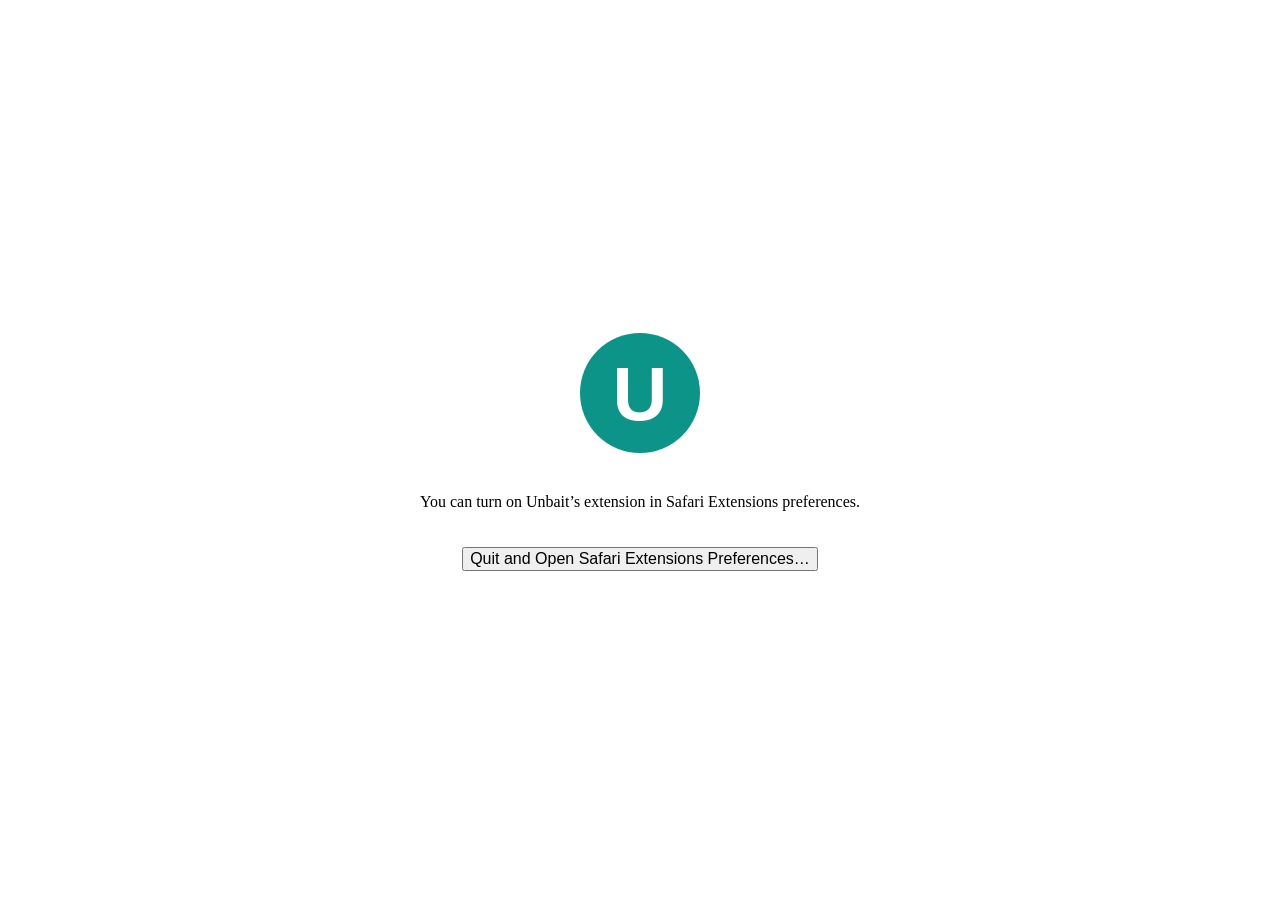
<file: safari/Unbait/Unbait/Resources/Base.lproj/Main.html>
<!DOCTYPE html>
<html>
<head>
    <meta http-equiv="Content-Type" content="text/html; charset=utf-8">
    <meta http-equiv="Content-Security-Policy" content="default-src 'self'">

    <meta name="viewport" content="width=device-width, initial-scale=1, user-scalable=no">

    <link rel="stylesheet" href="../Style.css">
    <script src="../Script.js" defer></script>
</head>
<body>
    <svg xmlns="http://www.w3.org/2000/svg" viewBox="0 0 128 128" width="128" height="128" aria-label="Unbait Icon">
        <circle cx="64" cy="64" r="60" fill="#0d9488"/>
        <text x="64" y="64" text-anchor="middle" dominant-baseline="central" font-family="-apple-system, BlinkMacSystemFont, Helvetica, Arial, sans-serif" font-size="76" font-weight="900" fill="white">U</text>
    </svg>
    <p class="state-unknown">You can turn on Unbait’s extension in Safari Extensions preferences.</p>
    <p class="state-on">Unbait’s extension is currently on. You can turn it off in Safari Extensions preferences.</p>
    <p class="state-off">Unbait’s extension is currently off. You can turn it on in Safari Extensions preferences.</p>
    <button class="open-preferences">Quit and Open Safari Extensions Preferences…</button>
</body>
</html>
</file>
<file: extension/popup/popup.css>
:root {
  --unbait-primary: #0d9488;
  --unbait-primary-hover: #0f766e;
  --unbait-primary-light: #f0fdfa;
  --unbait-primary-border: #ccfbf1;
  --unbait-text: #1a1a1a;
  --unbait-text-muted: #666;
  --unbait-border: #e5e7eb;
  --unbait-error: #c62828;
  --unbait-success: #2e7d32;
}

* {
  margin: 0;
  padding: 0;
  box-sizing: border-box;
}

.hidden {
  display: none !important;
}

html, body {
  max-height: 500px;
  overflow-y: auto;
  overflow-x: hidden;
  /* Respect iOS safe-area (notch, home indicator) when popup is full-viewport */
  padding-top: env(safe-area-inset-top, 0);
  padding-bottom: env(safe-area-inset-bottom, 0);
  padding-left: env(safe-area-inset-left, 0);
  padding-right: env(safe-area-inset-right, 0);
}

body {
  width: 320px;
  font-family: -apple-system, BlinkMacSystemFont, "Segoe UI", Roboto, sans-serif;
  font-size: 14px;
  color: #1a1a1a;
  background: #fff;
}

/*
 * iOS/iPadOS Safari renders the extension popup as a sheet that can take the
 * full viewport width. We detect touch devices (no hover, coarse pointer) and:
 *   1. Expand the popup to use the full width (removes the 320px cap)
 *   2. Bump input/select font-size to 16px to prevent Safari's auto-zoom
 *      (which triggers when a focused field has font-size < 16px).
 */
@media (hover: none) and (pointer: coarse) {
  html, body {
    width: 100%;
    max-width: 100%;
    max-height: none;
  }
  body {
    width: 100%;
  }
  input, select, textarea {
    font-size: 16px !important;
  }
}

.container {
  padding: 16px;
}

.logo {
  font-size: 22px;
  font-weight: 800;
  color: #1a1a1a;
  letter-spacing: -0.5px;
  display: flex;
  align-items: center;
}

.logo-icon {
  display: inline-flex;
  align-items: center;
  justify-content: center;
  width: 26px;
  height: 26px;
  background: var(--unbait-primary);
  color: #fff;
  border-radius: 50%;
  font-size: 17px;
  font-weight: 800;
  margin-right: -1px;
  flex-shrink: 0;
}

.logo-text {
  color: var(--unbait-primary);
  position: relative;
  top: -1px;
}

.tagline {
  font-size: 12px;
  color: #666;
  margin-top: 2px;
  margin-bottom: 16px;
}

.section {
  margin-bottom: 8px;
}

label {
  display: block;
  font-size: 12px;
  font-weight: 600;
  color: #444;
  margin-bottom: 4px;
}

.label-row {
  display: flex;
  align-items: center;
  gap: 6px;
  margin-bottom: 4px;
}

.label-row label {
  margin-bottom: 0;
}

.btn-info {
  width: 18px;
  height: 18px;
  border-radius: 50%;
  border: 1.5px solid var(--unbait-primary);
  background: none;
  color: var(--unbait-primary);
  font-size: 11px;
  font-weight: 700;
  font-style: italic;
  font-family: Georgia, "Times New Roman", serif;
  cursor: pointer;
  display: flex;
  align-items: center;
  justify-content: center;
  padding: 0;
  line-height: 1;
  transition: background 0.2s, color 0.2s;
  flex-shrink: 0;
}

.btn-info:hover,
.btn-info.active {
  background: var(--unbait-primary);
  color: #fff;
}

.provider-select {
  width: 100%;
  padding: 7px 10px;
  border: 1.5px solid #ddd;
  border-radius: 6px;
  font-size: 13px;
  color: #333;
  background: #fff;
  cursor: pointer;
  margin-bottom: 8px;
  outline: none;
  transition: border-color 0.2s;
}

.provider-select:focus {
  border-color: var(--unbait-primary);
}

.label-key {
  margin-top: 4px;
}

.info-panel {
  background: #f8fffe;
  border: 1px solid #d1e8e5;
  border-radius: 8px;
  padding: 12px;
  margin-bottom: 10px;
  font-size: 12px;
  line-height: 1.5;
  color: #333;
}

.info-panel.hidden {
  display: none;
}

.info-panel h3 {
  font-size: 12px;
  font-weight: 700;
  color: var(--unbait-primary);
  margin-bottom: 8px;
}

.info-panel p {
  margin-bottom: 8px;
}

.info-panel a {
  color: var(--unbait-primary);
  text-decoration: underline;
}

.info-panel em {
  color: #555;
}

.info-costs {
  margin-top: 10px;
  padding-top: 10px;
  border-top: 1px solid #d1e8e5;
}

.info-costs h3 {
  margin-bottom: 4px;
}

.welcome-msg {
  background: var(--unbait-primary-light);
  border: 1px solid #99f6e4;
  border-radius: 8px;
  padding: 0.6rem 0.75rem;
  margin-bottom: 0.25rem;
}

.welcome-msg p {
  font-size: 0.8rem;
  color: #374151;
  line-height: 1.4;
  margin: 0;
}

.provider-pill {
  display: inline-flex;
  align-items: center;
  gap: 0.35rem;
  padding: 0.3rem 0.75rem;
  background: var(--unbait-primary-light);
  border: 1px solid #99f6e4;
  border-radius: 999px;
  color: var(--unbait-primary);
  font-size: 0.8rem;
  font-weight: 500;
  cursor: pointer;
  transition: all 0.2s;
  font-family: inherit;
}

.provider-pill:hover {
  background: var(--unbait-primary-border);
  border-color: #5eead4;
}

.provider-pill::after {
  content: "";
  display: inline-block;
  width: 0;
  height: 0;
  border-left: 3.5px solid transparent;
  border-right: 3.5px solid transparent;
  border-top: 4px solid var(--unbait-primary);
  margin-left: 0.15rem;
}

.key-saved-compact {
  display: flex;
  align-items: center;
  justify-content: space-between;
  padding: 0.4rem 0;
}

.key-saved-text {
  display: flex;
  align-items: center;
  gap: 0.35rem;
  font-size: 0.85rem;
  color: var(--unbait-primary);
  font-weight: 500;
}

.key-saved-compact a:hover {
  color: var(--unbait-primary);
}

.key-row {
  display: flex;
  gap: 4px;
}

.key-row input {
  flex: 1;
  padding: 8px 10px;
  border: 1px solid #ddd;
  border-radius: 6px;
  font-size: 13px;
  outline: none;
  transition: border-color 0.2s;
}

.key-row input:focus {
  border-color: var(--unbait-primary);
}

.btn-icon {
  display: flex;
  align-items: center;
  justify-content: center;
  background: none;
  border: 1px solid #ddd;
  border-radius: 6px;
  padding: 7px;
  cursor: pointer;
  color: #666;
  transition: color 0.2s, border-color 0.2s;
}

.btn-icon:hover {
  color: var(--unbait-primary);
  border-color: var(--unbait-primary);
}

.btn-save {
  color: var(--unbait-primary);
  border-color: #b2dfdb;
}

.btn-save:hover {
  background: var(--unbait-primary-light);
}

.btn-delete {
  color: #999;
}

.btn-delete:hover {
  color: var(--unbait-error);
  border-color: var(--unbait-error);
}

.btn-icon .hidden {
  display: none;
}

hr {
  border: none;
  border-top: 1px solid #eee;
  margin: 12px 0;
}

.btn-primary {
  width: 100%;
  padding: 12px;
  background: var(--unbait-primary);
  color: #fff;
  border: none;
  border-radius: 8px;
  font-size: 15px;
  font-weight: 700;
  cursor: pointer;
  transition: background 0.2s, opacity 0.2s;
}

.btn-primary:hover:not(:disabled) {
  background: var(--unbait-primary-hover);
}

.btn-primary:disabled {
  opacity: 0.5;
  cursor: not-allowed;
}

.btn-primary.processing {
  background: #888;
}

.status-msg {
  margin-top: 8px;
  font-size: 12px;
  color: #666;
  min-height: 16px;
}

.status-msg.error {
  color: var(--unbait-error);
}

.status-msg.success {
  color: var(--unbait-success);
}

.stats {
  margin-top: 8px;
  font-size: 12px;
  color: #888;
  text-align: center;
}

.stats.hidden {
  display: none;
}

/* Always On section */
.btn-site {
  width: 100%;
  padding: 10px;
  background: #fff;
  color: var(--unbait-primary);
  border: 2px solid var(--unbait-primary);
  border-radius: 8px;
  font-size: 13px;
  font-weight: 600;
  cursor: pointer;
  transition: background 0.2s, color 0.2s;
}

.btn-site:hover:not(:disabled) {
  background: var(--unbait-primary-light);
}

.btn-site:disabled {
  opacity: 0.5;
  cursor: not-allowed;
}

.btn-site.active {
  background: var(--unbait-primary);
  color: #fff;
}

.btn-site.active:hover:not(:disabled) {
  background: var(--unbait-primary-hover);
}

.current-site {
  font-size: 11px;
  color: #888;
  margin-top: 4px;
  text-align: center;
}

.btn-link {
  display: block;
  background: none;
  border: none;
  color: var(--unbait-primary);
  font-size: 12px;
  cursor: pointer;
  margin-top: 10px;
  padding: 0;
  text-decoration: none;
}

.btn-link:hover {
  text-decoration: underline;
}

.sites-panel {
  margin-top: 8px;
  border: 1px solid #e5e5e5;
  border-radius: 8px;
  padding: 8px;
  background: #fafafa;
}

.sites-panel.hidden {
  display: none;
}

.sites-list {
  max-height: 150px;
  overflow-y: auto;
}

.site-item {
  display: flex;
  align-items: center;
  justify-content: space-between;
  padding: 5px 4px;
  font-size: 12px;
  color: #333;
  border-bottom: 1px solid #eee;
}

.site-item:last-child {
  border-bottom: none;
}

.site-item .site-name {
  flex: 1;
  overflow: hidden;
  text-overflow: ellipsis;
  white-space: nowrap;
  color: #374151;
  text-decoration: none;
  transition: color 0.15s;
}

.site-item .site-name:hover {
  color: var(--unbait-primary);
  text-decoration: underline;
}

.btn-clear-cache {
  display: flex;
  align-items: center;
  gap: 6px;
  font-size: 12px;
  color: #9ca3af;
  transition: color 0.15s;
}

.btn-clear-cache:hover {
  color: #ef4444;
}

.site-item .btn-remove {
  background: none;
  border: none;
  color: #999;
  font-size: 16px;
  cursor: pointer;
  padding: 0 2px;
  line-height: 1;
}

.site-item .btn-remove:hover {
  color: var(--unbait-error);
}

.sites-empty {
  font-size: 11px;
  color: #999;
  text-align: center;
  padding: 8px 0;
}

.add-site-row {
  display: flex;
  gap: 4px;
  margin-top: 6px;
}

.add-site-row input {
  flex: 1;
  padding: 6px 8px;
  border: 1px solid #ddd;
  border-radius: 6px;
  font-size: 12px;
  outline: none;
}

.add-site-row input:focus {
  border-color: var(--unbait-primary);
}

.btn-add {
  width: 30px;
  background: var(--unbait-primary);
  color: #fff;
  border: none;
  border-radius: 6px;
  font-size: 16px;
  font-weight: 700;
  cursor: pointer;
}

.btn-add:hover {
  background: var(--unbait-primary-hover);
}

/* Settings panel — general settings (header gear) */
.settings-panel {
  margin-bottom: 0.5rem;
  padding: 0.6rem 0.75rem;
  background: #f9fafb;
  border-radius: 6px;
  border: 1px solid #e5e7eb;
}

.settings-panel.hidden {
  display: none;
}

.settings-label {
  font-size: 11px;
  color: #555;
  display: block;
  margin-bottom: 4px;
}

.settings-select {
  margin-bottom: 0;
  font-size: 12px;
  padding: 5px 8px;
}

.settings-section {
  margin-top: 0.6rem;
  padding-top: 0.6rem;
  border-top: 1px solid #e5e7eb;
}

.settings-section.hidden {
  display: none;
}

.settings-heading {
  font-size: 11px;
  color: #374151;
  font-weight: 600;
  margin-bottom: 0.4rem;
}

.settings-row {
  display: flex;
  align-items: center;
  justify-content: space-between;
  gap: 0.5rem;
  margin-bottom: 0.3rem;
}

.settings-row .settings-label {
  margin-bottom: 0;
}

.settings-row .click-mode-toggle {
  flex: 0 0 auto;
}

.settings-toggle {
  display: flex;
  align-items: center;
  gap: 0.4rem;
  font-size: 11px;
  color: #374151;
  cursor: pointer;
  margin-top: 0.4rem;
}

.settings-toggle input[type="checkbox"] {
  cursor: pointer;
}

.settings-hint {
  font-size: 10px;
  color: #9ca3af;
  margin-top: 2px;
}

.settings-slider-row {
  display: flex;
  align-items: center;
  gap: 0.5rem;
}

.settings-slider-row .yt-slider {
  flex: 1;
}

.settings-slider-end {
  font-size: 10px;
  color: #9ca3af;
  white-space: nowrap;
}

/* Site mode toggle (Off / Gist / Full) — three-state segmented control */
.site-mode-toggle {
  display: flex;
  gap: 0;
  border: 1px solid #e5e7eb;
  border-radius: 6px;
  overflow: hidden;
  width: 100%;
}

.site-mode-btn {
  flex: 1;
  padding: 8px 0;
  border: none;
  background: #fff;
  color: #9ca3af;
  font-size: 12px;
  font-weight: 600;
  cursor: pointer;
  transition: all 0.15s;
  font-family: inherit;
}

.site-mode-btn + .site-mode-btn {
  border-left: 1px solid #e5e7eb;
}

.site-mode-btn.active {
  background: var(--unbait-primary);
  color: #fff;
}

.site-mode-btn:hover:not(.active):not(:disabled) {
  background: #f9fafb;
  color: #6b7280;
}

.site-mode-btn:disabled {
  opacity: 0.5;
  cursor: not-allowed;
}

/* Per-site mode picker inside Manage sites list */
.site-item-mode {
  display: flex;
  border: 1px solid #e5e7eb;
  border-radius: 4px;
  overflow: hidden;
  margin-right: 6px;
}

.site-item-mode-btn {
  padding: 3px 7px;
  border: none;
  background: #fff;
  color: #9ca3af;
  font-size: 10px;
  font-weight: 600;
  cursor: pointer;
  font-family: inherit;
}

.site-item-mode-btn + .site-item-mode-btn {
  border-left: 1px solid #e5e7eb;
}

.site-item-mode-btn.active {
  background: var(--unbait-primary);
  color: #fff;
}

.site-item-mode-btn:hover:not(.active) {
  background: #f9fafb;
}

/* About button */
.btn-about {
  display: block;
  width: 100%;
  background: none;
  border: none;
  color: #bbb;
  font-size: 11px;
  cursor: pointer;
  padding: 12px 0 4px;
  text-align: center;
  letter-spacing: 0.3px;
  transition: color 0.2s;
}

.btn-about:hover {
  color: var(--unbait-primary);
}

.donate-btn {
  font-size: 0.8rem;
  color: var(--unbait-primary);
  text-decoration: none;
  padding: 0.3rem 0.75rem;
  border: 1px solid var(--unbait-primary);
  border-radius: 6px;
  transition: background 0.2s;
}

.donate-btn:hover {
  background: var(--unbait-primary-border);
}

.footer-icon {
  opacity: 0.35;
  transition: opacity 0.2s;
  display: flex;
  align-items: center;
  position: relative;
}

.footer-icon:hover {
  opacity: 0.75;
}

/* Unified custom tooltips */
.has-tooltip {
  position: relative;
}

.has-tooltip .tooltip {
  display: none;
  position: absolute;
  bottom: 100%;
  left: 50%;
  transform: translateX(-50%);
  background: #374151;
  color: white;
  font-size: 0.65rem;
  font-style: normal;
  font-family: -apple-system, BlinkMacSystemFont, "Segoe UI", Roboto, sans-serif;
  font-weight: 400;
  padding: 0.2rem 0.4rem;
  border-radius: 4px;
  white-space: nowrap;
  pointer-events: none;
  margin-bottom: 4px;
  z-index: 10;
}

/* Right-aligned tooltips (for elements near right edge) */
.has-tooltip.tooltip-right .tooltip {
  left: auto;
  right: 0;
  transform: none;
}

/* Left-aligned tooltips (for elements near left edge) */
.has-tooltip.tooltip-left .tooltip {
  left: 0;
  transform: none;
}

.has-tooltip:hover .tooltip,
.has-tooltip .tooltip.show {
  display: block;
}

/* Delayed tooltips for frequently used buttons */
.has-tooltip.tooltip-delayed .tooltip {
  transition: opacity 0.15s;
  opacity: 0;
}
.has-tooltip.tooltip-delayed:hover .tooltip {
  display: block;
  opacity: 0;
  animation: tooltip-fade-in 0.15s 0.6s forwards;
}
@keyframes tooltip-fade-in {
  to { opacity: 1; }
}

/* Legacy footer-icon support */
.footer-icon .tooltip {
  display: none;
  position: absolute;
  bottom: 100%;
  right: 0;
  background: #374151;
  color: white;
  font-size: 0.65rem;
  padding: 0.2rem 0.4rem;
  border-radius: 4px;
  white-space: nowrap;
  pointer-events: none;
  margin-bottom: 4px;
}

.footer-icon:hover .tooltip,
.footer-icon .tooltip.show {
  display: block;
}

/* YouTube main toggle */
.yt-main-toggle {
  display: flex;
  align-items: center;
  gap: 0.4rem;
  cursor: pointer;
  font-size: 0.9rem;
  font-weight: 600;
  color: #374151;
  user-select: none;
}

.yt-main-toggle span {
  font-size: 0.9rem;
}

/* YouTube transcript slider */
.yt-slider {
  -webkit-appearance: none;
  appearance: none;
  width: 100%;
  height: 4px;
  border-radius: 2px;
  background: #e5e7eb;
  outline: none;
}

.yt-slider::-webkit-slider-thumb {
  -webkit-appearance: none;
  appearance: none;
  width: 16px;
  height: 16px;
  border-radius: 50%;
  background: var(--unbait-primary);
  cursor: pointer;
  border: 2px solid white;
  box-shadow: 0 1px 3px rgba(0, 0, 0, 0.2);
}

.yt-slider::-moz-range-thumb {
  width: 16px;
  height: 16px;
  border-radius: 50%;
  background: var(--unbait-primary);
  cursor: pointer;
  border: 2px solid white;
  box-shadow: 0 1px 3px rgba(0, 0, 0, 0.2);
}

.yt-slider-warning {
  color: #d97706;
}

/* YouTube Mode section */
.yt-section {
  background: var(--unbait-primary-light);
  border: 1px solid var(--unbait-primary-border);
  border-radius: 8px;
  padding: 0.75rem;
  margin-top: 0.5rem;
}

.yt-header {
  display: flex;
  align-items: center;
  gap: 0.4rem;
  margin-bottom: 0.1rem;
  font-weight: 600;
  font-size: 0.9rem;
  color: #1f2937;
}

.btn-info-inline {
  background: none;
  border: none;
  cursor: pointer;
  color: var(--unbait-primary);
  padding: 2px;
  display: inline-flex;
  align-items: center;
  opacity: 0.5;
  transition: opacity 0.2s;
  margin-left: auto;
}

.btn-info-inline:hover {
  opacity: 1;
}

.yt-toggles {
  display: flex;
  gap: 0.75rem;
}

.yt-toggle-label {
  display: flex;
  align-items: center;
  gap: 0.35rem;
  cursor: pointer;
  font-size: 0.82rem;
  color: #374151;
}

.yt-checkbox {
  accent-color: var(--unbait-primary);
  width: 15px;
  height: 15px;
  cursor: pointer;
}

.yt-warning {
  color: #b45309;
  font-size: 0.75rem;
  margin-top: 0.4rem;
  line-height: 1.3;
}

/* Header settings icon */
.btn-header-icon {
  background: none;
  border: none;
  cursor: pointer;
  color: #9ca3af;
  padding: 4px;
  display: flex;
  align-items: center;
  transition: color 0.2s;
  position: relative;
}

.btn-header-icon:hover,
.btn-header-icon.active {
  color: var(--unbait-primary);
}

/* Click mode toggle (summary vs title) */
.click-mode-toggle {
  display: flex;
  gap: 0;
  border: 1px solid #e5e7eb;
  border-radius: 6px;
  overflow: hidden;
}

.click-mode-btn {
  flex: 1;
  display: flex;
  align-items: center;
  justify-content: center;
  gap: 4px;
  padding: 5px 8px;
  border: none;
  background: #fff;
  color: #9ca3af;
  font-size: 11px;
  font-weight: 500;
  cursor: pointer;
  transition: all 0.15s;
  font-family: inherit;
}

.click-mode-btn:first-child {
  border-right: 1px solid #e5e7eb;
}

.click-mode-btn.active {
  background: var(--unbait-primary-light);
  color: var(--unbait-primary);
  font-weight: 600;
}

.click-mode-btn:hover:not(.active) {
  background: #f9fafb;
  color: #6b7280;
}

.toggle-status {
  font-size: 0.7rem;
  color: #9ca3af;
  margin-top: -0.2rem;
  padding-left: 1.65rem;
  transition: color 0.2s;
}

.toggle-status.enabled {
  color: var(--unbait-primary);
  opacity: 0.7;
}

/* iOS-only / non-iOS-only visibility toggle.
   Default: hide ios-only elements; show non-ios-only.
   When body.is-ios is set (by popup.js via UA detection), invert.
   Used to comply with App Store Guideline 3.1.1 — iOS build hides
   third-party donation links (PayPal, GitHub Sponsors). */
.ios-only { display: none; }
body.is-ios .non-ios-only { display: none; }
body.is-ios .ios-only { display: block; }
body.is-ios a.ios-only { display: inline-flex; }
</file>
<file: safari/Unbait/Unbait iOS/Resources/Style.css>
* {
    -webkit-tap-highlight-color: transparent;
    box-sizing: border-box;
}

:root {
    color-scheme: light dark;
    --primary: #0d9488;
    --primary-hover: #0f766e;
    --primary-light: #f0fdfa;
    --text: #1a1a1a;
    --text-muted: #6b7280;
    --bg: #ffffff;
    --card-bg: #f9fafb;
    --card-border: #e5e7eb;
    --link: #0d9488;
}

@media (prefers-color-scheme: dark) {
    :root {
        --primary-light: #042f2e;
        --text: #f3f4f6;
        --text-muted: #9ca3af;
        --bg: #000000;
        --card-bg: #1c1c1e;
        --card-border: #2c2c2e;
        --link: #2dd4bf;
    }
}

html, body {
    margin: 0;
    padding: 0;
    background: var(--bg);
    color: var(--text);
    font-family: -apple-system, BlinkMacSystemFont, "SF Pro Text", "Helvetica Neue", sans-serif;
    font-size: 16px;
    line-height: 1.5;
    -webkit-font-smoothing: antialiased;
}

body {
    padding:
        calc(env(safe-area-inset-top, 0) + 24px)
        calc(env(safe-area-inset-right, 0) + 20px)
        calc(env(safe-area-inset-bottom, 0) + 24px)
        calc(env(safe-area-inset-left, 0) + 20px);
}

main {
    max-width: 560px;
    margin: 0 auto;
    display: flex;
    flex-direction: column;
    gap: 16px;
}

/* Hero */
.hero {
    text-align: center;
    padding: 8px 0 12px;
}

.logo {
    display: block;
    margin: 0 auto 14px;
    filter: drop-shadow(0 4px 12px rgba(13, 148, 136, 0.25));
}

.hero h1 {
    margin: 0 0 8px;
    font-size: 32px;
    font-weight: 700;
    letter-spacing: -0.02em;
}

.tagline {
    margin: 0 auto;
    color: var(--text-muted);
    font-size: 15px;
    max-width: 340px;
}

/* Cards */
.card {
    background: var(--card-bg);
    border: 1px solid var(--card-border);
    border-radius: 16px;
    padding: 18px 18px 20px;
}

.card h2 {
    margin: 0 0 10px;
    font-size: 17px;
    font-weight: 600;
    letter-spacing: -0.01em;
    color: var(--text);
}

.card p {
    margin: 0 0 10px;
    font-size: 14.5px;
    color: var(--text);
}

.card p:last-child {
    margin-bottom: 0;
}

.card p.muted {
    color: var(--text-muted);
    font-size: 13.5px;
    margin-top: 14px;
}

.card p.links {
    text-align: center;
    margin-top: 14px;
    font-size: 13.5px;
    color: var(--text-muted);
}

.card a {
    color: var(--link);
    text-decoration: none;
}

.card a:active {
    text-decoration: underline;
}

/* Steps list */
.steps {
    margin: 0 0 14px;
    padding-left: 22px;
}

.steps li {
    margin-bottom: 6px;
    font-size: 14.5px;
    line-height: 1.55;
    color: var(--text);
}

.steps li:last-child {
    margin-bottom: 0;
}

.steps strong {
    font-weight: 600;
}

/* Primary button */
.btn-primary {
    display: block;
    width: 100%;
    padding: 13px 18px;
    border: none;
    border-radius: 12px;
    background: var(--primary);
    color: #fff;
    font-size: 16px;
    font-weight: 600;
    font-family: inherit;
    cursor: pointer;
    transition: background 0.15s, transform 0.05s;
}

.btn-primary:active {
    background: var(--primary-hover);
    transform: scale(0.98);
}

/* Secondary button (link styled as button) */
.btn-secondary {
    display: inline-flex;
    align-items: center;
    justify-content: center;
    padding: 10px 18px;
    border-radius: 10px;
    background: var(--primary-light);
    color: var(--primary);
    font-size: 14.5px;
    font-weight: 600;
    text-decoration: none;
    border: 1px solid transparent;
    transition: background 0.15s, transform 0.05s;
}

.btn-secondary:active {
    background: var(--primary);
    color: #fff;
    transform: scale(0.98);
}

@media (prefers-color-scheme: dark) {
    .btn-secondary {
        color: var(--link);
    }
}

/* Feedback cards (centered with icon) */
.card.feedback {
    text-align: center;
}

.card.feedback .icon-row {
    display: flex;
    justify-content: center;
    margin-bottom: 8px;
}

.card.feedback p {
    color: var(--text-muted);
    margin-bottom: 14px;
}

.btn-row {
    display: flex;
    gap: 8px;
    justify-content: center;
    flex-wrap: wrap;
}

/* Footer */
footer {
    text-align: center;
    color: var(--text-muted);
    padding: 4px 4px 0;
}

.version {
    margin: 0;
    font-size: 12.5px;
    color: #9ca3af;
}
</file>
<file: safari/Unbait/Unbait/Resources/Style.css>
* {
    -webkit-user-select: none;
    -webkit-user-drag: none;
    cursor: default;
}

:root {
    color-scheme: light dark;

    --spacing: 20px;
}

html {
    height: 100%;
}

body {
    display: flex;
    align-items: center;
    justify-content: center;
    flex-direction: column;

    gap: var(--spacing);
    margin: 0 calc(var(--spacing) * 2);
    height: 100%;

    font: -apple-system-short-body;
    text-align: center;
}

body:not(.state-on, .state-off) :is(.state-on, .state-off) {
    display: none;
}

body.state-on :is(.state-off, .state-unknown) {
    display: none;
}

body.state-off :is(.state-on, .state-unknown) {
    display: none;
}

button {
    font-size: 1em;
}
</file>
